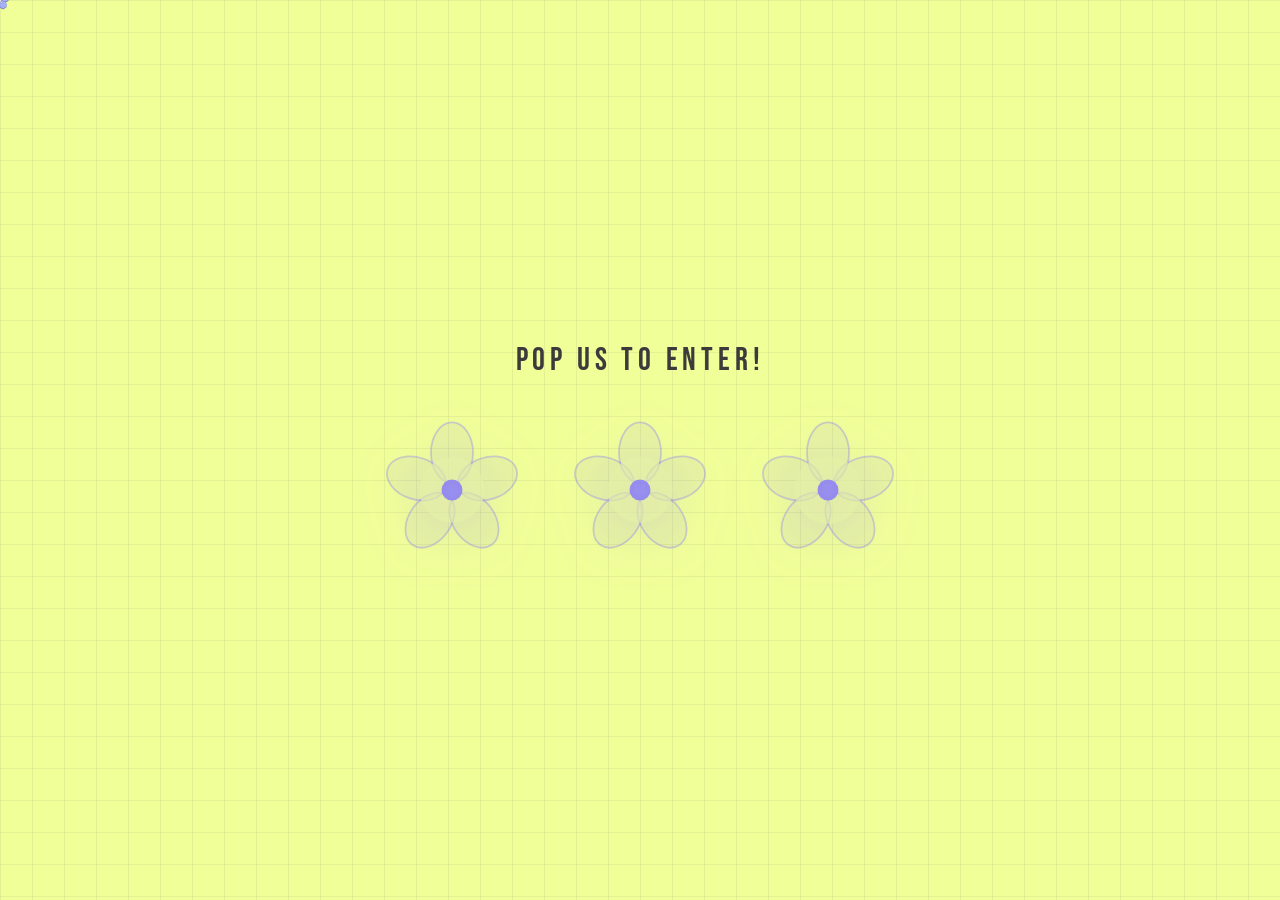
<file: index.html>
<!DOCTYPE html>
<html lang="en">

<head>
  <link rel="icon" type="image/png" href="assets/logo_flower.png">
  <meta charset="UTF-8">
  <meta name="viewport" content="width=device-width, initial-scale=1.0, viewport-fit=cover">
  <title>Celine Tran</title>
  <link
    href="https://fonts.googleapis.com/css2?family=Bebas+Neue&family=Space+Grotesk:wght@300;400;500;600&display=swap"
    rel="stylesheet">
  <link rel="stylesheet" href="css/styles.css">
</head>

<body>
  <div id="cursor"></div>

  <div id="loader">
    <div class="loader-inner">
      <p class="loader-hint">pop us to enter!</p>
      <div class="balloons">

        <div class="balloon-wrap" data-index="0">
          <div class="balloon" id="b0">
            <svg viewBox="0 0 120 120" xmlns="http://www.w3.org/2000/svg">
              <g transform="translate(60,60)">
                <ellipse cx="0" cy="-32" rx="18" ry="26" fill="rgba(131,117,255,0.08)" stroke="rgba(131,117,255,0.35)"
                  stroke-width="1.5" />
                <ellipse cx="0" cy="-32" rx="18" ry="26" fill="rgba(131,117,255,0.08)" stroke="rgba(131,117,255,0.35)"
                  stroke-width="1.5" transform="rotate(72)" />
                <ellipse cx="0" cy="-32" rx="18" ry="26" fill="rgba(131,117,255,0.08)" stroke="rgba(131,117,255,0.35)"
                  stroke-width="1.5" transform="rotate(144)" />
                <ellipse cx="0" cy="-32" rx="18" ry="26" fill="rgba(131,117,255,0.08)" stroke="rgba(131,117,255,0.35)"
                  stroke-width="1.5" transform="rotate(216)" />
                <ellipse cx="0" cy="-32" rx="18" ry="26" fill="rgba(131,117,255,0.08)" stroke="rgba(131,117,255,0.35)"
                  stroke-width="1.5" transform="rotate(288)" />
                <circle cx="0" cy="0" r="28" fill="rgba(230,242,166,0.6)" />
                <circle cx="0" cy="0" r="9" fill="rgba(131,117,255,0.8)" />
              </g>
            </svg>
          </div>
          <div class="burst" id="burst0"></div>
        </div>

        <div class="balloon-wrap" data-index="1">
          <div class="balloon" id="b1">
            <svg viewBox="0 0 120 120" xmlns="http://www.w3.org/2000/svg">
              <g transform="translate(60,60)">
                <ellipse cx="0" cy="-32" rx="18" ry="26" fill="rgba(131,117,255,0.08)" stroke="rgba(131,117,255,0.35)"
                  stroke-width="1.5" />
                <ellipse cx="0" cy="-32" rx="18" ry="26" fill="rgba(131,117,255,0.08)" stroke="rgba(131,117,255,0.35)"
                  stroke-width="1.5" transform="rotate(72)" />
                <ellipse cx="0" cy="-32" rx="18" ry="26" fill="rgba(131,117,255,0.08)" stroke="rgba(131,117,255,0.35)"
                  stroke-width="1.5" transform="rotate(144)" />
                <ellipse cx="0" cy="-32" rx="18" ry="26" fill="rgba(131,117,255,0.08)" stroke="rgba(131,117,255,0.35)"
                  stroke-width="1.5" transform="rotate(216)" />
                <ellipse cx="0" cy="-32" rx="18" ry="26" fill="rgba(131,117,255,0.08)" stroke="rgba(131,117,255,0.35)"
                  stroke-width="1.5" transform="rotate(288)" />
                <circle cx="0" cy="0" r="28" fill="rgba(230,242,166,0.6)" />
                <circle cx="0" cy="0" r="9" fill="rgba(131,117,255,0.8)" />
              </g>
            </svg>
          </div>
          <div class="burst" id="burst1"></div>
        </div>

        <div class="balloon-wrap" data-index="2">
          <div class="balloon" id="b2">
            <svg viewBox="0 0 120 120" xmlns="http://www.w3.org/2000/svg">
              <g transform="translate(60,60)">
                <ellipse cx="0" cy="-32" rx="18" ry="26" fill="rgba(131,117,255,0.08)" stroke="rgba(131,117,255,0.35)"
                  stroke-width="1.5" />
                <ellipse cx="0" cy="-32" rx="18" ry="26" fill="rgba(131,117,255,0.08)" stroke="rgba(131,117,255,0.35)"
                  stroke-width="1.5" transform="rotate(72)" />
                <ellipse cx="0" cy="-32" rx="18" ry="26" fill="rgba(131,117,255,0.08)" stroke="rgba(131,117,255,0.35)"
                  stroke-width="1.5" transform="rotate(144)" />
                <ellipse cx="0" cy="-32" rx="18" ry="26" fill="rgba(131,117,255,0.08)" stroke="rgba(131,117,255,0.35)"
                  stroke-width="1.5" transform="rotate(216)" />
                <ellipse cx="0" cy="-32" rx="18" ry="26" fill="rgba(131,117,255,0.08)" stroke="rgba(131,117,255,0.35)"
                  stroke-width="1.5" transform="rotate(288)" />
                <circle cx="0" cy="0" r="29" fill="rgba(230,242,166,0.6)" />
                <circle cx="0" cy="0" r="9" fill="rgba(131,117,255,0.8)" />
              </g>
            </svg>
          </div>
          <div class="burst" id="burst2"></div>
        </div>

      </div>
    </div>

    <script src="js/main.js"></script>

</body>

</html>
</file>
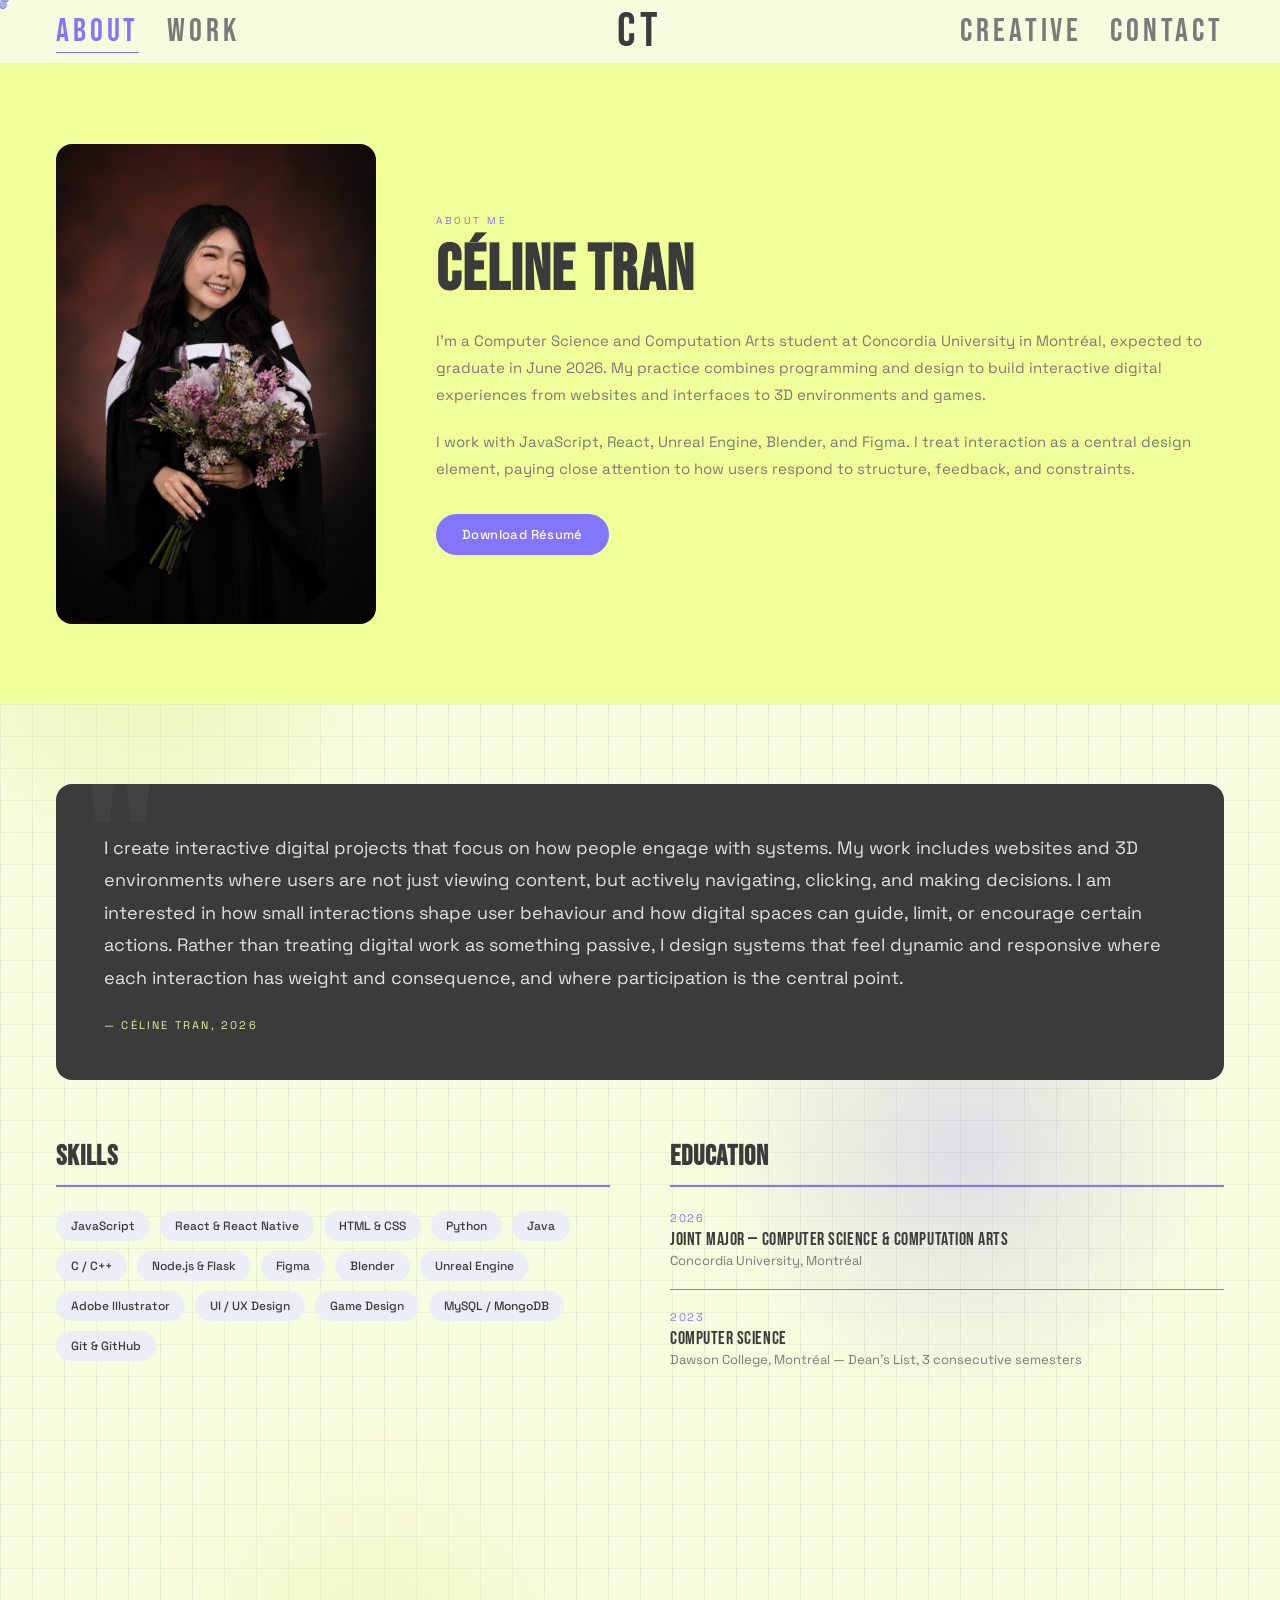
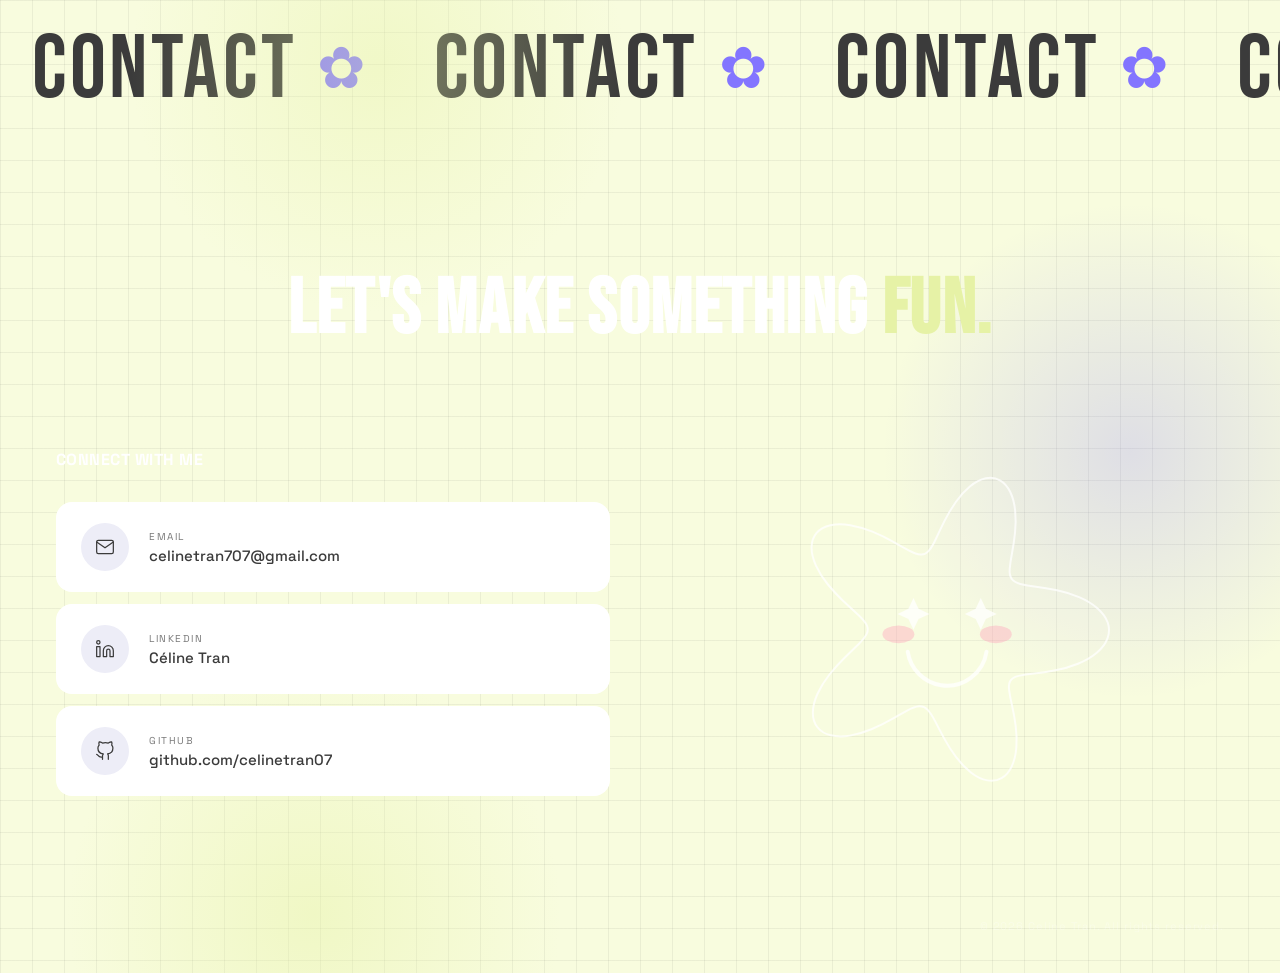
<file: about.html>
<!DOCTYPE html>
<html lang="en">

<head>
  <link rel="icon" type="image/png" href="assets/logo_flower.png">
  <meta charset="UTF-8">
  <meta name="viewport" content="width=device-width, initial-scale=1.0, viewport-fit=cover">
  <title>About — Celine Tran</title>
  <link
    href="https://fonts.googleapis.com/css2?family=Bebas+Neue&family=Space+Grotesk:wght@300;400;500;600&display=swap"
    rel="stylesheet">
  <link rel="stylesheet" href="css/styles.css">
</head>

<body>
  <div class="page-wrap">
    <div id="page-decos-placeholder"></div>
    <div id="cursor"></div>
    <div id="nav-placeholder"></div>

    <div style="padding-top:4em;">

      <div class="about-hero has-petals">
        <div class="about-photo-wrap">
          <img src="assets/profile_picture.JPG" alt="Céline Tran" class="about-photo">
        </div>
        <div class="about-text">
          <p class="section-eyebrow">About Me</p>
          <h1 class="section-title">Céline Tran</h1>
          <p class="about-bio">
            I'm a Computer Science and Computation Arts student at Concordia University in Montréal,
            expected to graduate in June 2026. My practice combines programming and design to build interactive digital
            experiences from websites and interfaces to 3D environments and games.
          </p>
          <p class="about-bio">
            I work with JavaScript, React, Unreal Engine, Blender, and Figma. I treat interaction
            as a central design element, paying close attention to how users respond to structure,
            feedback, and constraints.
          </p>
          <div class="about-actions">
            <a href="assets/celine_tran_resume_2026.pdf" download class="btn btn-primary has-tooltip">
              Download Résumé
              <span class="tooltip">Download PDF</span>
            </a>
          </div>
        </div>
      </div>

      <div class="about-body">

        <div class="statement-block">
          <p class="statement-text">
            I create interactive digital projects that focus on how people engage with systems.
            My work includes websites and 3D environments where users are not just viewing content,
            but actively navigating, clicking, and making decisions. I am interested in how small
            interactions shape user behaviour and how digital spaces can guide, limit, or encourage
            certain actions. Rather than treating digital work as something passive, I design systems
            that feel dynamic and responsive where each interaction has weight and consequence,
            and where participation is the central point.
          </p>
          <p class="statement-attr">— Céline Tran, 2026</p>
        </div>

        <div class="about-grid">

          <div style="position:relative;">
            <h2 class="about-section-label">Skills</h2>
            <ul class="skill-list">
              <li class="skill-tag">JavaScript</li>
              <li class="skill-tag">React &amp; React Native</li>
              <li class="skill-tag">HTML &amp; CSS</li>
              <li class="skill-tag">Python</li>
              <li class="skill-tag">Java</li>
              <li class="skill-tag">C / C++</li>
              <li class="skill-tag">Node.js &amp; Flask</li>
              <li class="skill-tag">Figma</li>
              <li class="skill-tag">Blender</li>
              <li class="skill-tag">Unreal Engine</li>
              <li class="skill-tag">Adobe Illustrator</li>
              <li class="skill-tag">UI / UX Design</li>
              <li class="skill-tag">Game Design</li>
              <li class="skill-tag">MySQL / MongoDB</li>
              <li class="skill-tag">Git &amp; GitHub</li>
            </ul>
          </div>

          <div style="position:relative;">
            <h2 class="about-section-label">Education</h2>
            <div class="edu-item">
              <p class="edu-year">2026</p>
              <p class="edu-title">Joint Major — Computer Science &amp; Computation Arts</p>
              <p class="edu-place">Concordia University, Montréal</p>
            </div>
            <div class="edu-item">
              <p class="edu-year">2023</p>
              <p class="edu-title">Computer Science</p>
              <p class="edu-place">Dawson College, Montréal — Dean's List, 3 consecutive semesters</p>
            </div>
          </div>
        </div>
      </div>
    </div>

    <div id="contact-divider-placeholder"></div>
    <div id="contact-placeholder"></div>

  </div>

  <script src="js/components.js"></script>
  <script src="js/main.js"></script>
  <script src="js/contact.js"></script>
</body>

</html>
</file>
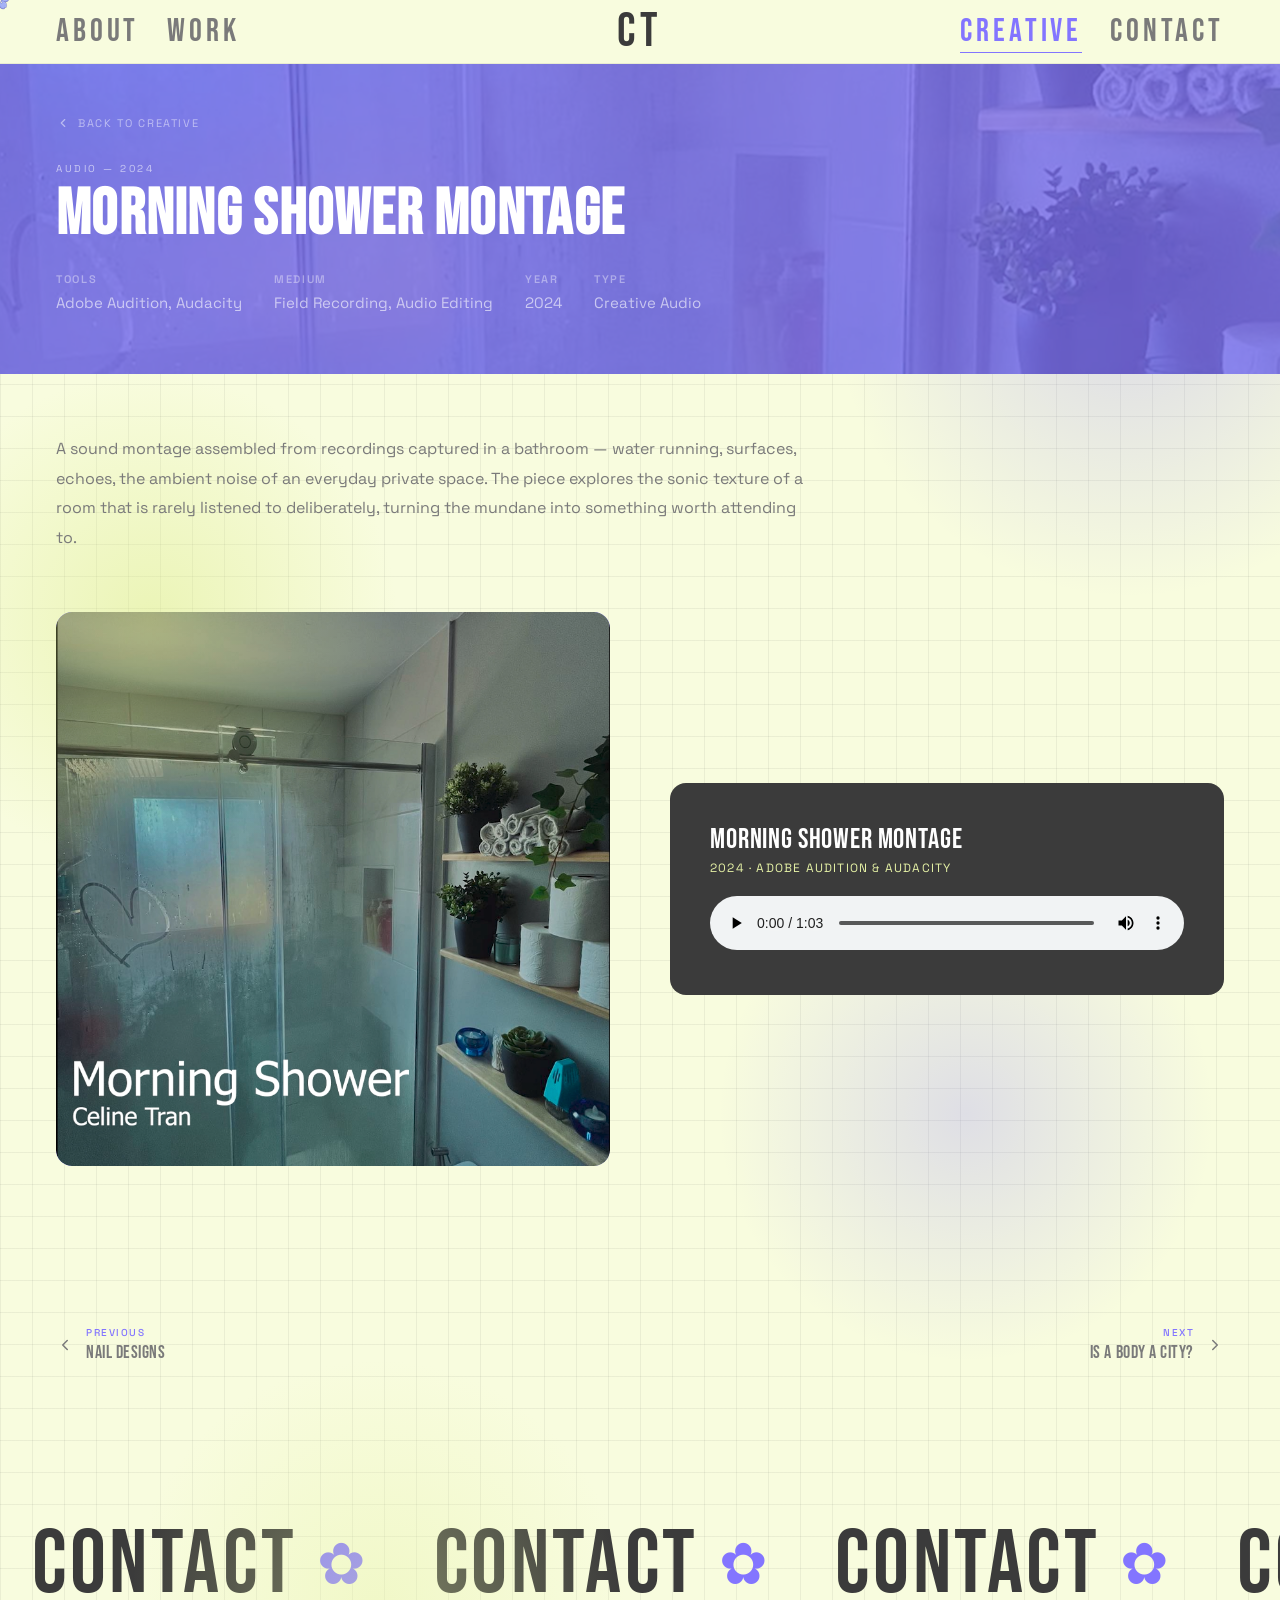
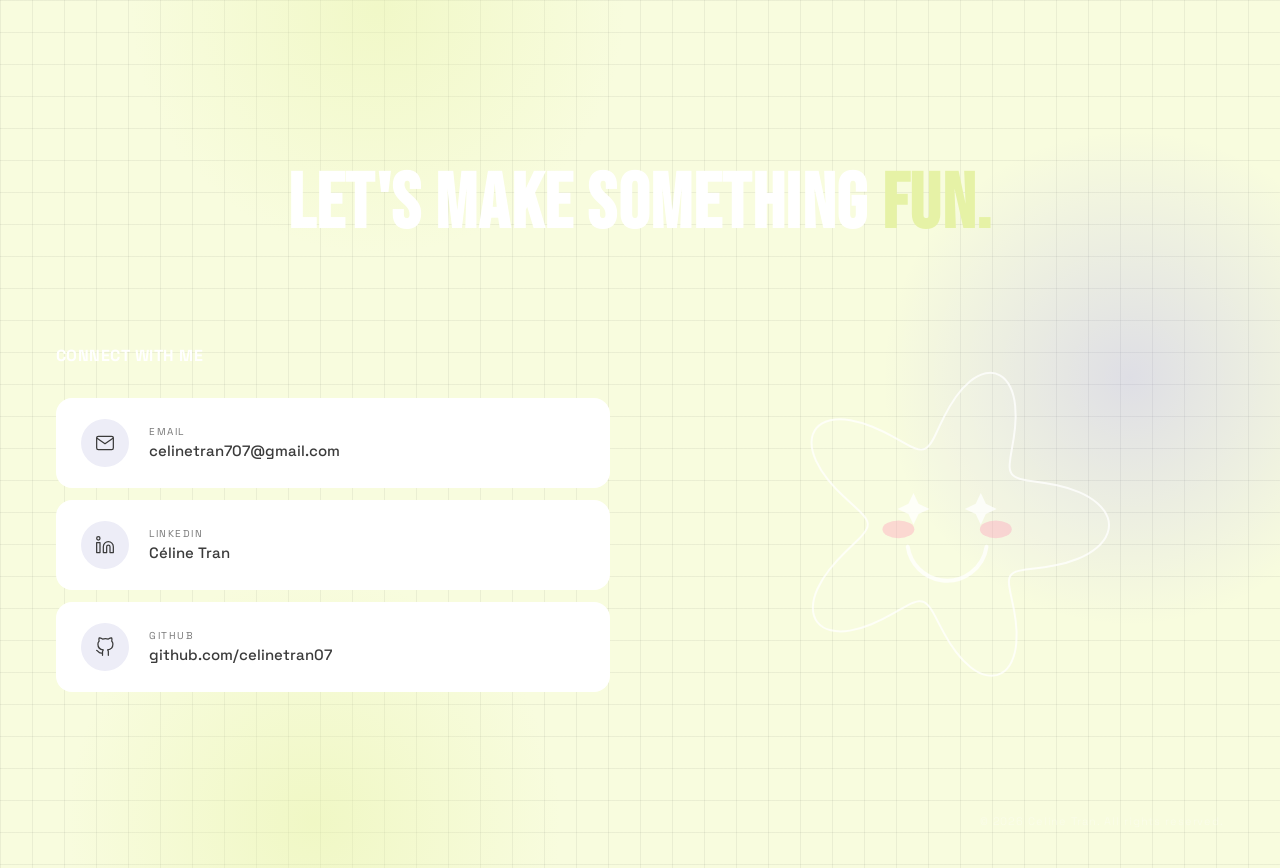
<file: audio-project.html>
<!DOCTYPE html>
<html lang="en">

<head>
  <link rel="icon" type="image/png" href="assets/logo_flower.png">
  <meta charset="UTF-8">
  <meta name="viewport" content="width=device-width, initial-scale=1.0, viewport-fit=cover">
  <title>Morning Shower Montage — Celine Tran</title>
  <link href="https://fonts.googleapis.com/css2?family=Bebas+Neue&family=Space+Grotesk:wght@300;400;500;600&display=swap" rel="stylesheet">
  <link rel="stylesheet" href="css/styles.css">
  <link rel="stylesheet" href="css/creative-project.css">
  <style>
    .audio-layout {
      display: grid;
      grid-template-columns: 1fr 1fr;
      gap: 60px;
      align-items: center;
      padding: 60px var(--margin) 100px;
    }
    .audio-cover {
      border-radius: 16px;
      overflow: hidden;
      aspect-ratio: 1/1;
      background: linear-gradient(135deg, var(--brand1), rgba(131, 117, 255, 0.4));
      display: flex;
      align-items: center;
      justify-content: center;
    }
    .audio-cover img {
      width: 100%;
      height: 100%;
      object-fit: cover;
      display: block;
      border-radius: 16px;
    }
    @media (max-width: 768px) {
      .audio-layout {
        grid-template-columns: 1fr;
        gap: 32px;
      }
      .audio-cover {
        max-width: 320px;
        margin: 0 auto;
        width: 100%;
      }
    }
  </style>
</head>

<body>
  <div class="page-wrap">
    <div id="page-decos-placeholder"></div>
    <div id="cursor"></div>
    <div id="nav-placeholder"></div>

    <div style="padding-top:4em;">

      <div class="cp-header has-petals" data-petal-color="rgba(255,255,255,0.5)"
        style="background:var(--brand1); background-image:url('assets/audio_project/audio_cover.png'); background-position:center;">
        <a href="creative.html" class="cp-back" style="color:rgba(255,255,255,0.5);">
          <svg viewBox="0 0 24 24"><polyline points="15 18 9 12 15 6"/></svg>
          Back to Creative
        </a>
        <p class="section-eyebrow" style="color:rgba(255,255,255,0.6);">Audio — 2024</p>
        <h1 class="section-title" style="color:white;">Morning Shower Montage</h1>
        <div class="cp-meta">
          <div class="cp-meta-item" style="color:rgba(255,255,255,0.6);">
            <strong style="color:rgba(255,255,255,0.4);">Tools</strong>Adobe Audition, Audacity
          </div>
          <div class="cp-meta-item" style="color:rgba(255,255,255,0.6);">
            <strong style="color:rgba(255,255,255,0.4);">Medium</strong>Field Recording, Audio Editing
          </div>
          <div class="cp-meta-item" style="color:rgba(255,255,255,0.6);">
            <strong style="color:rgba(255,255,255,0.4);">Year</strong>2024
          </div>
          <div class="cp-meta-item" style="color:rgba(255,255,255,0.6);">
            <strong style="color:rgba(255,255,255,0.4);">Type</strong>Creative Audio
          </div>
        </div>
      </div>

      <div class="cp-desc">
        <p>A sound montage assembled from recordings captured in a bathroom — water running, surfaces, echoes, the
          ambient noise of an everyday private space. The piece explores the sonic texture of a room that is rarely
          listened to deliberately, turning the mundane into something worth attending to.</p>
      </div>

      <div class="audio-layout">
        <div class="audio-cover">
          <img src="assets/audio_project/audio_cover.png" alt="Bathroom Montage" onerror="this.style.display='none'">
        </div>
        <div class="cp-audio-inner">
          <p class="cp-audio-title">Morning Shower Montage</p>
          <p class="cp-audio-sub">2024 · Adobe Audition & Audacity</p>
          <audio controls style="width:100%;margin-top:20px;border-radius:8px;">
            <source src="assets/audio_project/project 1_celine.mp3" type="audio/mpeg">
            Your browser does not support the audio element.
          </audio>
        </div>
      </div>

    </div>

    <div class="project-nav" id="creative-nav" data-current="audio-project.html">
      <a href="#" class="proj-prev">
        <svg viewBox="0 0 24 24"><polyline points="15 18 9 12 15 6"/></svg>
        <div class="proj-nav-text">
          <span class="proj-nav-label">Previous</span>
          <span class="proj-prev-label"></span>
        </div>
      </a>
      <a href="#" class="proj-next">
        <div class="proj-nav-text" style="text-align:right;">
          <span class="proj-nav-label">Next</span>
          <span class="proj-next-label"></span>
        </div>
        <svg viewBox="0 0 24 24"><polyline points="9 6 15 12 9 18"/></svg>
      </a>
    </div>

    <div id="contact-divider-placeholder"></div>
    <div id="contact-placeholder"></div>

  </div>

  <script src="js/components.js"></script>
  <script src="js/main.js"></script>
  <script src="js/contact.js"></script>
</body>

</html>
</file>
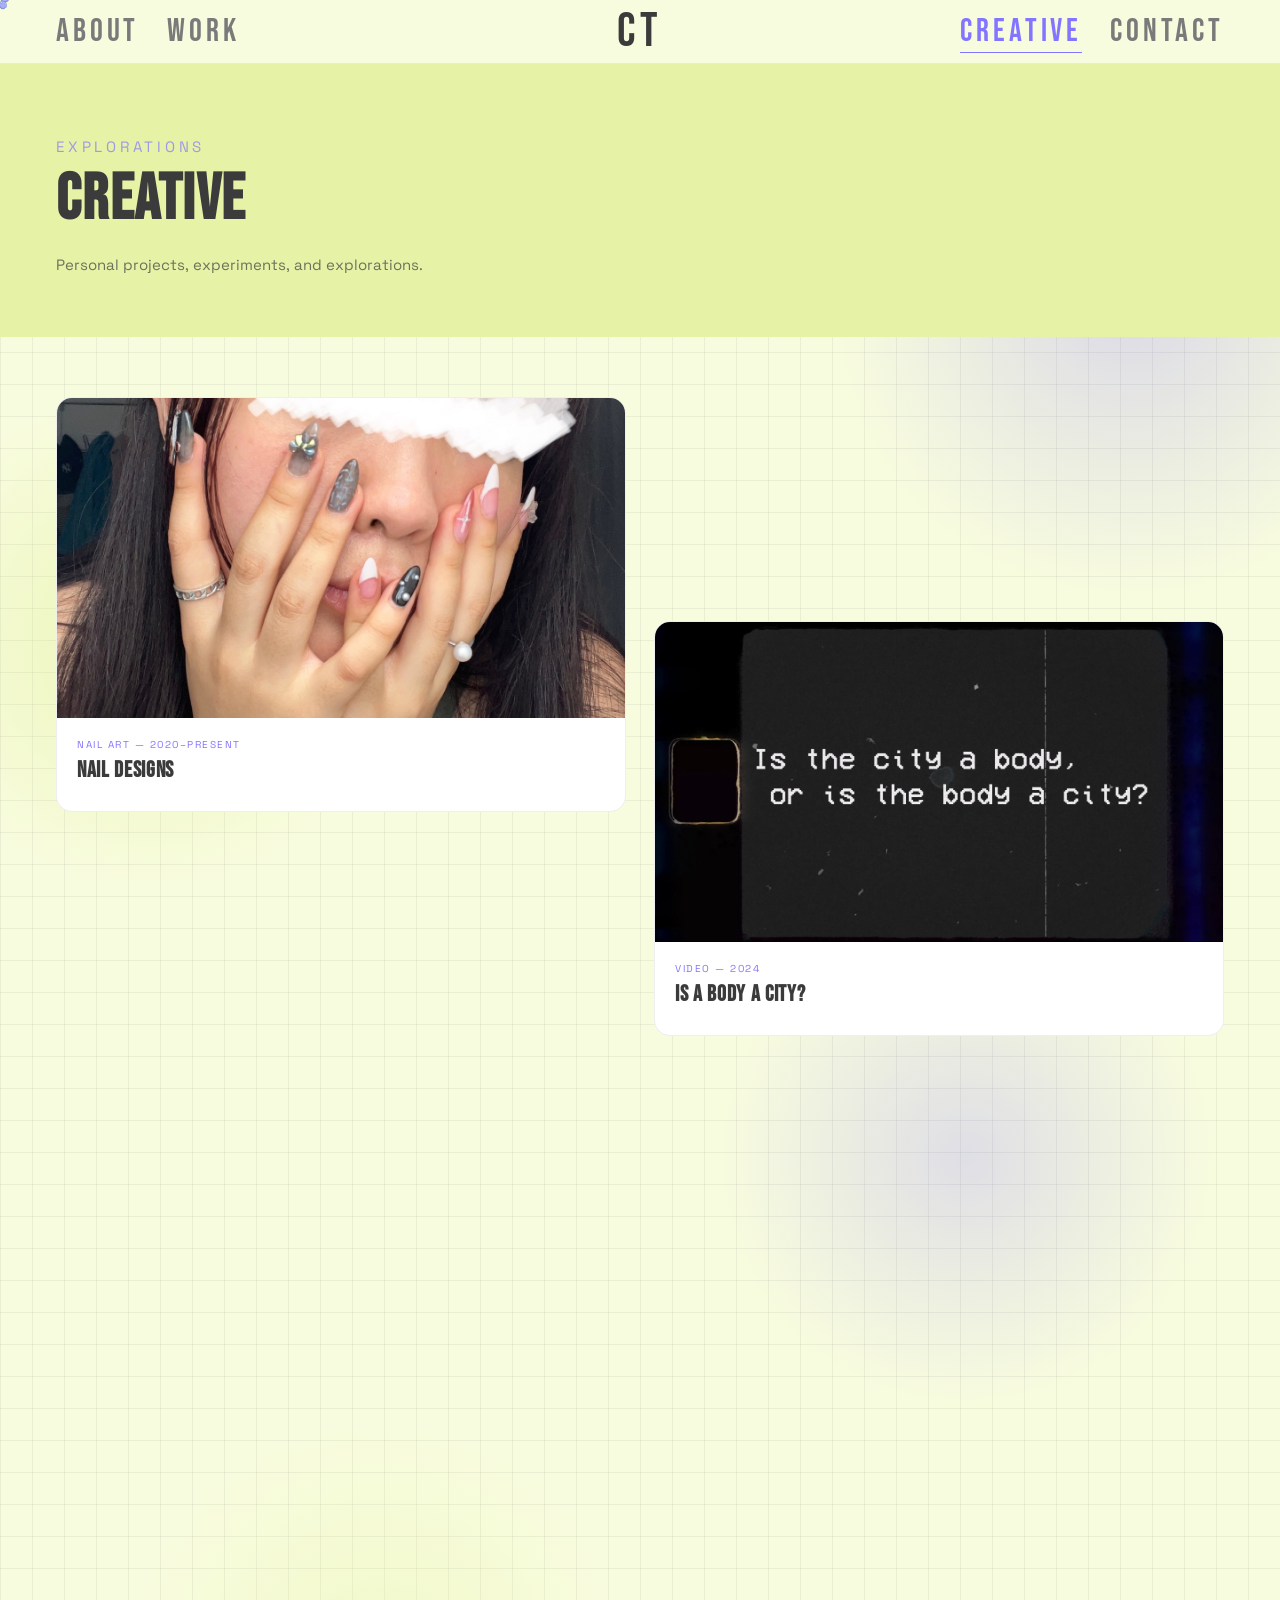
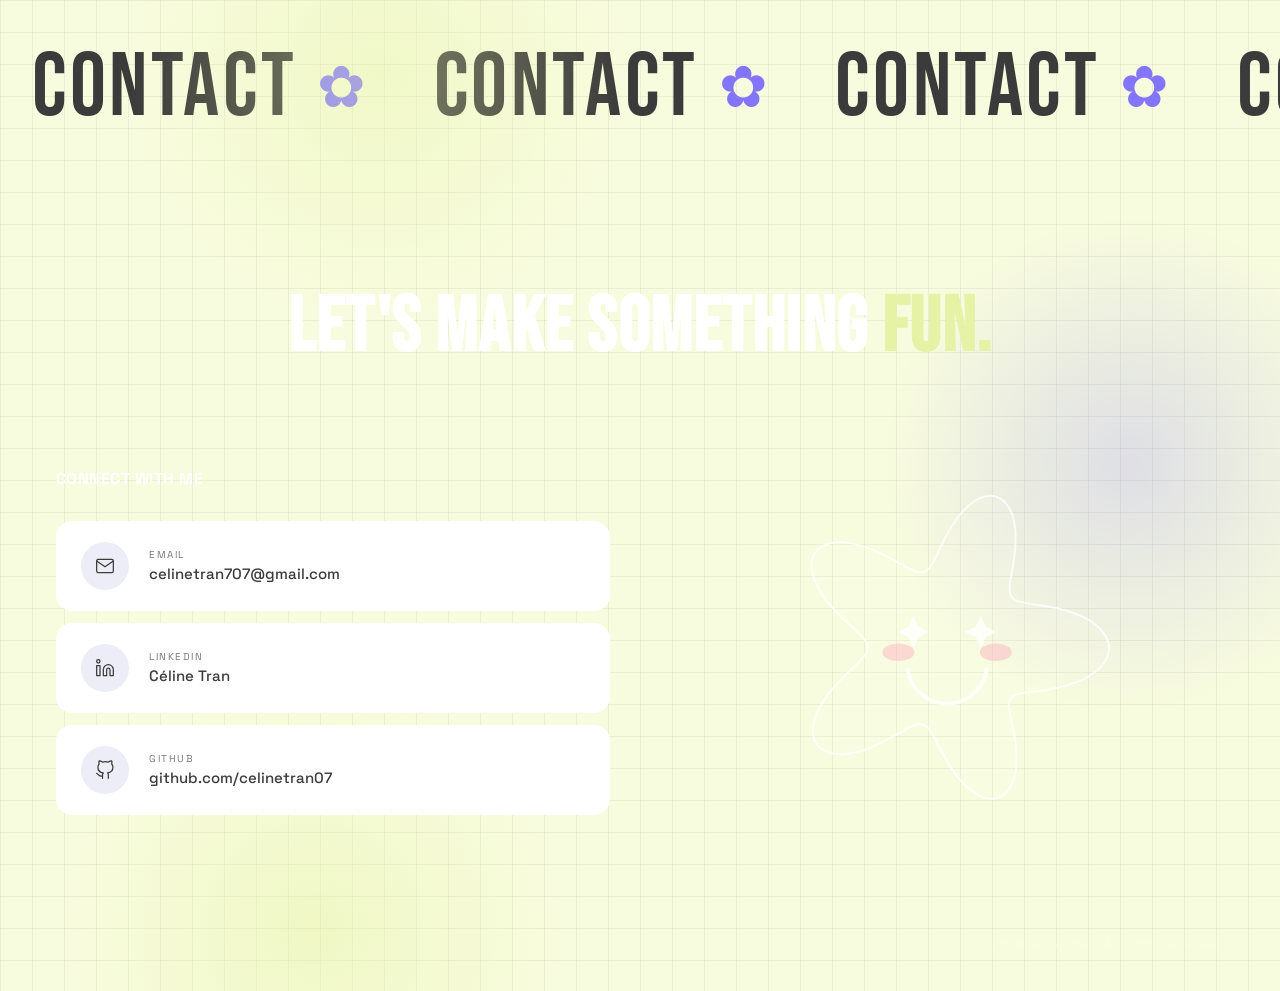
<file: creative.html>
<!DOCTYPE html>
<html lang="en">

<head>
  <link rel="icon" type="image/png" href="assets/logo_flower.png">
  <meta charset="UTF-8">
  <meta name="viewport" content="width=device-width, initial-scale=1.0, viewport-fit=cover">
  <title>Creative — Celine Tran</title>
  <link href="https://fonts.googleapis.com/css2?family=Bebas+Neue&family=Space+Grotesk:wght@300;400;500;600&display=swap" rel="stylesheet">
  <link rel="stylesheet" href="css/styles.css">
</head>

<body>
  <div class="page-wrap">
    <div id="page-decos-placeholder"></div>
    <div id="cursor"></div>
    <div id="nav-placeholder"></div>

    <div style="padding-top:4em;">

      <div class="creative-header has-petals">
        <p class="section-eyebrow">Explorations</p>
        <h1 class="section-title">Creative</h1>
        <p>Personal projects, experiments, and explorations.</p>
      </div>

      <div class="creative-grid-staggered">

        <div class="creative-col-left">
          <a href="nail-art.html" class="card fade-up">
            <div class="card-thumb v1">
              <img src="assets/nails/nail_cover.jpg" alt="Nail Art"
                style="width:100%;height:100%;object-fit:cover;object-position:bottom;">
              <div class="card-thumb-overlay"></div>
            </div>
            <div class="card-body">
              <p class="card-tag">Nail Art — 2020–Present</p>
              <h2 class="card-title">Nail Designs</h2>
            </div>
          </a>

          <a href="audio-project.html" class="card fade-up">
            <div class="card-thumb v3">
              <img src="assets/audio_project/audio_cover.png" alt="Audio"
                style="width:100%;height:100%;object-fit:cover;" onerror="this.style.display='none'">
              <div class="card-thumb-overlay"></div>
            </div>
            <div class="card-body">
              <p class="card-tag">Audio — 2024</p>
              <h2 class="card-title">Bathroom Montage</h2>
            </div>
          </a>
        </div>

        <div class="creative-col-right">
          <a href="video-project.html" class="card fade-up">
            <div class="card-thumb v2">
              <img src="assets/video_project/video-cover.png" alt="Video"
                style="width:100%;height:100%;object-fit:cover;" onerror="this.style.display='none'">
              <div class="card-thumb-overlay"></div>
            </div>
            <div class="card-body">
              <p class="card-tag">Video — 2024</p>
              <h2 class="card-title">Is a Body a City?</h2>
            </div>
          </a>

          <a href="woodwork.html" class="card fade-up">
            <div class="card-thumb v4">
              <img src="assets/woodwork/wood-3.jpg" alt="Woodwork"
                style="width:100%;height:100%;object-fit:cover;" onerror="this.style.display='none'">
              <div class="card-thumb-overlay"></div>
            </div>
            <div class="card-body">
              <p class="card-tag">Woodwork — May 2022</p>
              <h2 class="card-title">Oak Shelf</h2>
            </div>
          </a>
        </div>

      </div>

    </div>

    <div id="contact-divider-placeholder"></div>
    <div id="contact-placeholder"></div>

  </div>

  <script src="js/components.js"></script>
  <script src="js/main.js"></script>
  <script src="js/contact.js"></script>
</body>

</html>
</file>
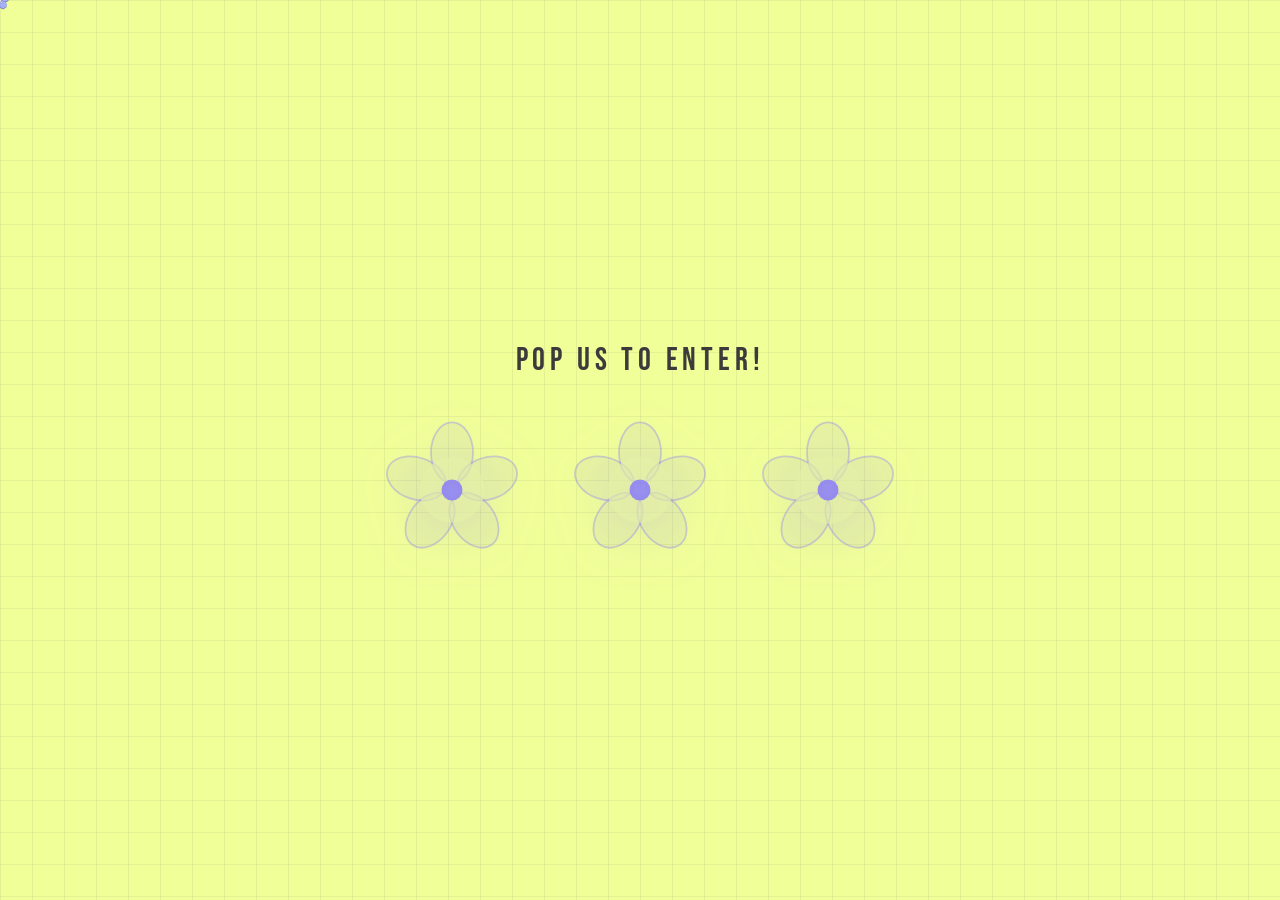
<file: home.html>
<!DOCTYPE html>
<html lang="en">

<head>
  <link rel="icon" type="image/png" href="assets/logo_flower.png">
  <meta charset="UTF-8">
  <meta name="viewport" content="width=device-width, initial-scale=1.0, viewport-fit=cover">
  <title>Celine Tran — Designer & Developer</title>
  <link href="https://fonts.googleapis.com/css2?family=Bebas+Neue&family=Space+Grotesk:wght@300;400;500;600&display=swap" rel="stylesheet">
  <link rel="stylesheet" href="css/styles.css">
</head>

<body>
  <div id="home-guard" style="display:none;"></div>
  <div id="cursor"></div>

  <div class="page-wrap">
    <div id="page-decos-placeholder"></div>
    <div id="nav-placeholder"></div>

    <!-- ── HERO ── -->
    <div class="hero">
      <canvas id="elastic-canvas"></canvas>
      <p class="hero-eyebrow">Hey, I'm Céline Tran!</p>
      <h1 class="hero-headline">
        I design and<br>develop
        <span class="typewriter" id="typewriter">UI/UX</span>
      </h1>
      <p class="hero-sub">
        I care about how things feel as much as how they look. Here's a selection of work that shows both.
      </p>
      <div class="hero-scroll">
        Scroll to explore
        <svg class="scroll-arrow" width="12" height="12" viewBox="0 0 12 12" fill="none" xmlns="http://www.w3.org/2000/svg">
          <path d="M6 1v10M1 6l5 5 5-5" stroke="currentColor" stroke-width="1.5" stroke-linecap="round" stroke-linejoin="round"/>
        </svg>
      </div>
    </div>

    <!-- ── SELECTED PROJECTS ── -->
    <div class="section-header">
      <p class="section-eyebrow">Selected Projects</p>
      <h2 class="section-title">Recent Work</h2>
    </div>

    <div class="projects-grid">
      <div class="grid-two">

        <a href="musical-performance.html" class="card fade-up">
          <div class="card-thumb v2">
            <div class="card-thumb-overlay"></div>
            <img src="assets/live_perf/live_performance_cover.JPG" alt="Live Coding Performance" style="width:100%;height:100%;object-fit:cover;">
          </div>
          <div class="card-body">
            <p class="card-tag">Live Coding & Sound Performance — 2026</p>
            <h3 class="card-title">Live Coding Performance</h3>
            <p class="card-desc">A collaborative live coding performance composing music in real time using Strudel and Hydra.</p>
          </div>
        </a>

        <a href="encrypted-forest.html" class="card fade-up">
          <div class="card-thumb v1">
            <div class="card-thumb-overlay"></div>
            <img src="assets/encrypted_forest/EdSplash.png" alt="The Encrypted Forest" style="width:100%;height:100%;object-fit:cover;">
          </div>
          <div class="card-body">
            <p class="card-tag">Game Design & 3D Development — 2025</p>
            <h3 class="card-title">The Encrypted Forest</h3>
            <p class="card-desc">A third-person game experience where a forest guardian uncovers a hidden surveillance network disguised as nature.</p>
          </div>
        </a>

      </div>

      <div class="all-work-wrap">
        <a href="work.html" class="btn-all-work">
          <span class="btn-all-work-flower">✿</span>
          <span class="btn-all-work-text">See All Work</span>
          <span class="btn-all-work-flower">✿</span>
        </a>
      </div>
    </div>

    <div id="contact-divider-placeholder"></div>
    <div id="contact-placeholder"></div>
  </div>

  <script src="js/components.js"></script>
  <script src="js/main.js"></script>
  <script src="js/elastic-shape.js"></script>
  <script src="js/contact.js"></script>
</body>

</html>
</file>
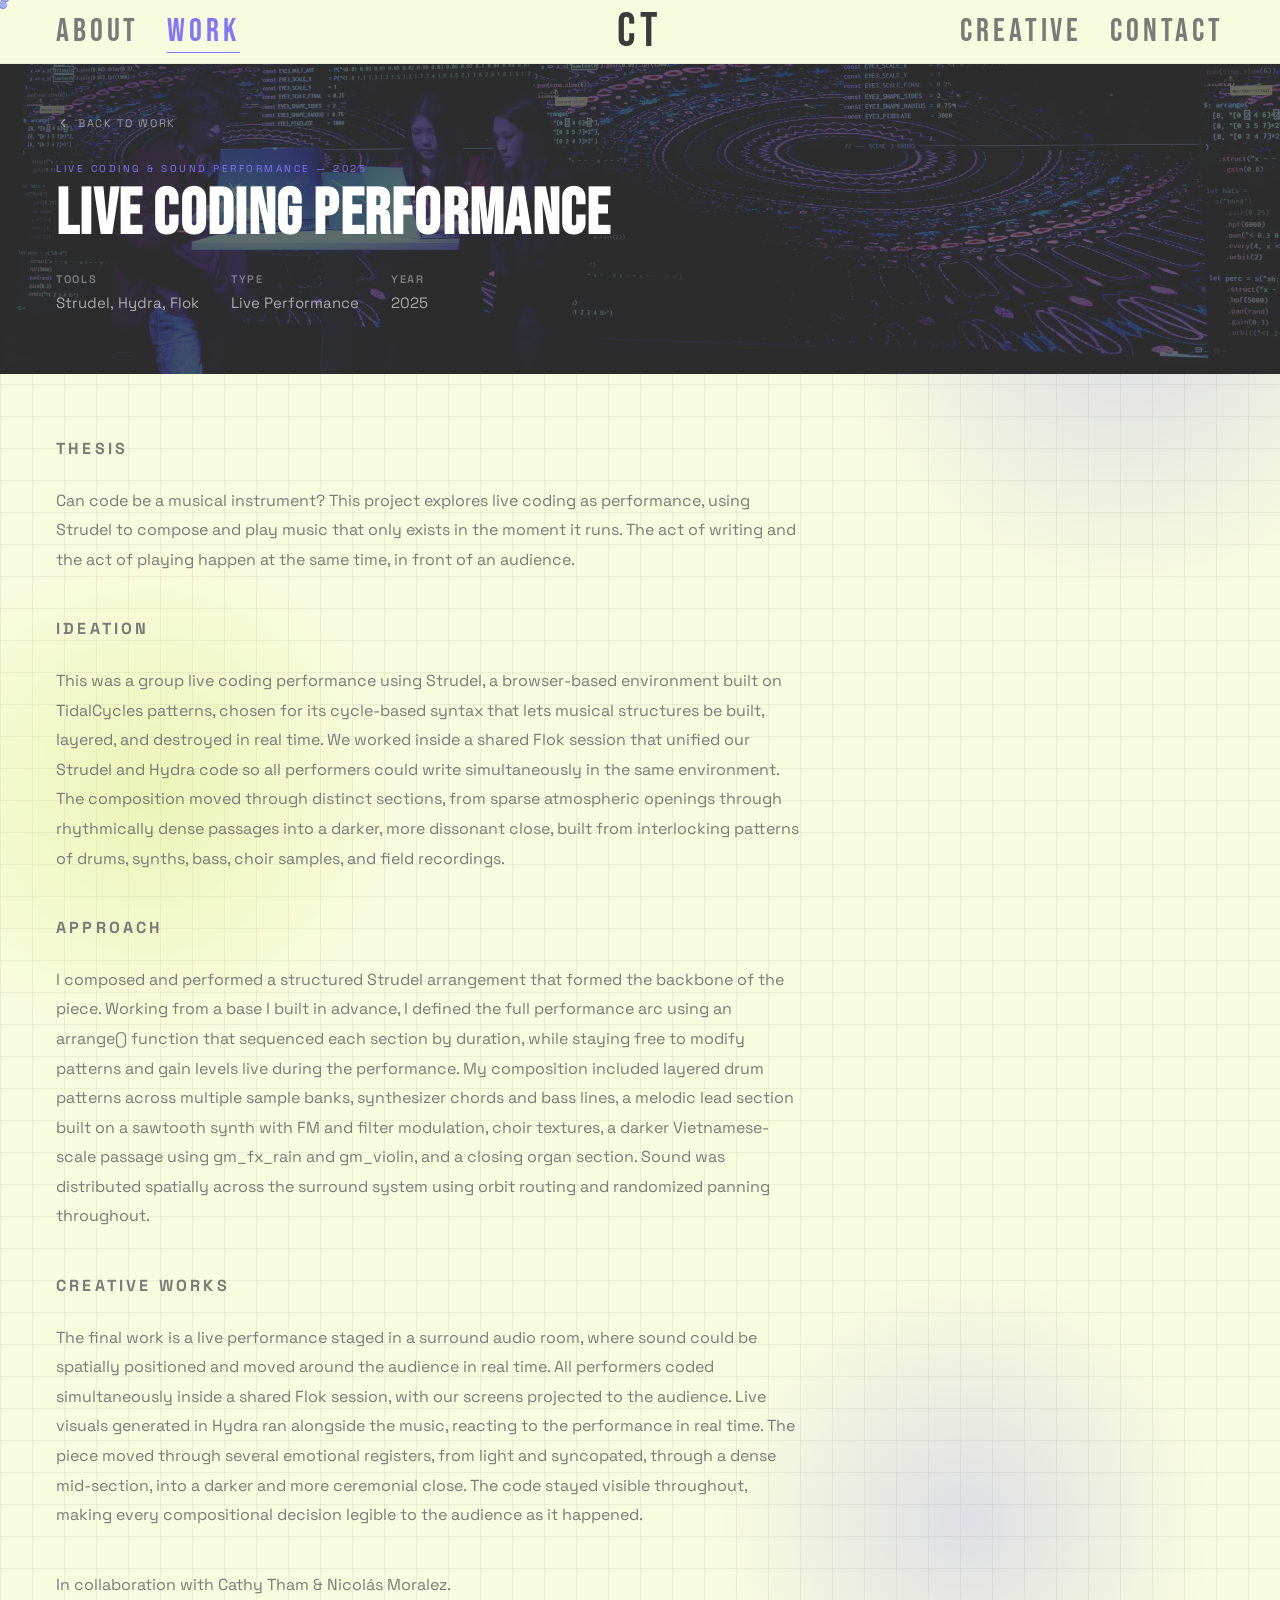
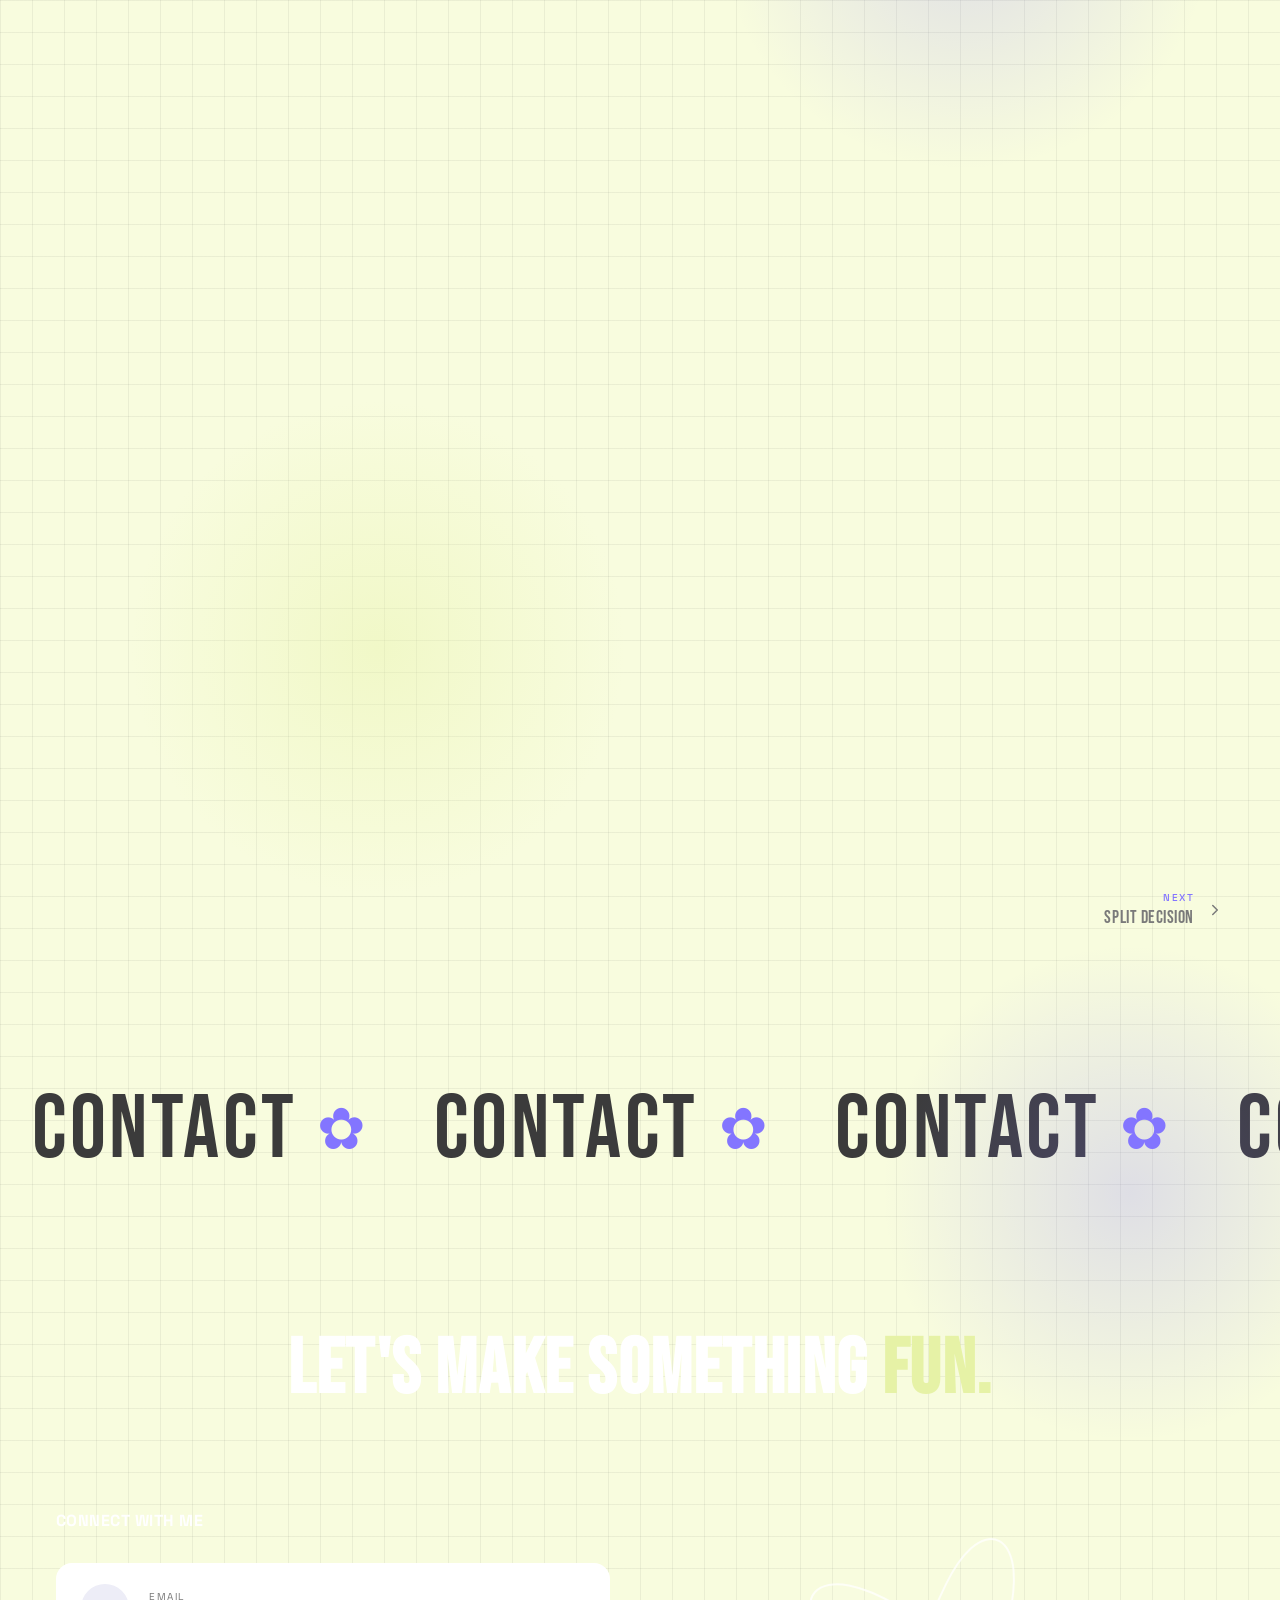
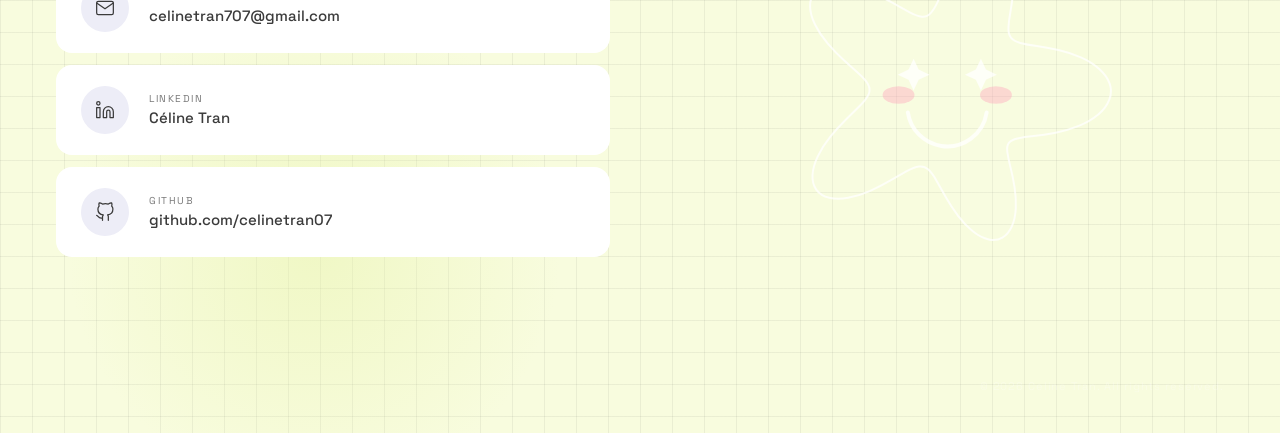
<file: musical-performance.html>
<!DOCTYPE html>
<html lang="en">

<head>
  <link rel="icon" type="image/png" href="assets/logo_flower.png">
  <meta charset="UTF-8">
  <meta name="viewport" content="width=device-width, initial-scale=1.0, viewport-fit=cover">
  <title>Live Coding Performance — Celine Tran</title>
  <link href="https://fonts.googleapis.com/css2?family=Bebas+Neue&family=Space+Grotesk:wght@300;400;500;600&display=swap" rel="stylesheet">
  <link rel="stylesheet" href="css/styles.css">
  <link rel="stylesheet" href="css/creative-project.css">
  <style>
    .code-block {
      background: #0d0d0d;
      border-radius: 12px;
      padding: 32px;
      margin: 40px var(--margin) 0;
      overflow-x: auto;
      border: 1px solid rgba(131, 117, 255, 0.2);
    }
    .code-block pre {
      font-family: 'Courier New', monospace;
      font-size: 12px;
      line-height: 1.7;
      color: rgba(255, 255, 255, 0.7);
      white-space: pre;
    }
    .code-label {
      font-family: var(--grotesk);
      font-size: 10px;
      letter-spacing: 0.2em;
      text-transform: uppercase;
      color: var(--brand1);
      margin-bottom: 12px;
    }
  </style>
</head>

<body>
  <div class="page-wrap">
    <div id="page-decos-placeholder"></div>
    <div id="cursor"></div>
    <div id="nav-placeholder"></div>

    <div style="padding-top:4em;">

      <div class="cp-header has-petals" data-petal-color="rgba(255,255,255,0.5)"
        style="background-color:var(--dark1); background-image:url('assets/live_perf/live_performance_cover.JPG');">
        <a href="work.html" class="cp-back" style="color:rgba(255,255,255,0.5);">
          <svg viewBox="0 0 24 24"><polyline points="15 18 9 12 15 6"/></svg>
          Back to Work
        </a>
        <p class="section-eyebrow" style="color:var(--brand1);">Live Coding & Sound Performance — 2025</p>
        <h1 class="section-title" style="color:white;">Live Coding Performance</h1>
        <div class="cp-meta">
          <div class="cp-meta-item" style="color:rgba(255,255,255,0.6);">
            <strong style="color:rgba(255,255,255,0.4);">Tools</strong>Strudel, Hydra, Flok
          </div>
          <div class="cp-meta-item" style="color:rgba(255,255,255,0.6);">
            <strong style="color:rgba(255,255,255,0.4);">Type</strong>Live Performance
          </div>
          <div class="cp-meta-item" style="color:rgba(255,255,255,0.6);">
            <strong style="color:rgba(255,255,255,0.4);">Year</strong>2025
          </div>
        </div>
      </div>

      <div class="cp-desc">
        <p class="work-section-label">Thesis</p>
        <p>Can code be a musical instrument? This project explores live coding as
          performance, using Strudel to compose and play music that only exists
          in the moment it runs. The act of writing and the act of playing happen
          at the same time, in front of an audience.</p>
      </div>

      <div class="cp-desc" style="padding-top:40px;">
        <p class="work-section-label">Ideation</p>
        <p>This was a group live coding performance using Strudel, a browser-based
          environment built on TidalCycles patterns, chosen for its cycle-based
          syntax that lets musical structures be built, layered, and destroyed in
          real time. We worked inside a shared Flok session that unified our
          Strudel and Hydra code so all performers could write simultaneously in
          the same environment. The composition moved through distinct sections,
          from sparse atmospheric openings through rhythmically dense passages
          into a darker, more dissonant close, built from interlocking patterns
          of drums, synths, bass, choir samples, and field recordings.</p>
      </div>

      <div class="cp-desc" style="padding-top:40px;">
        <p class="work-section-label">Approach</p>
        <p>I composed and performed a structured Strudel arrangement that formed
          the backbone of the piece. Working from a base I built in advance, I
          defined the full performance arc using an arrange() function that
          sequenced each section by duration, while staying free to modify
          patterns and gain levels live during the performance.

          My composition included layered drum patterns across multiple sample
          banks, synthesizer chords and bass lines, a melodic lead section built
          on a sawtooth synth with FM and filter modulation, choir textures, a
          darker Vietnamese-scale passage using gm_fx_rain and gm_violin, and a
          closing organ section. Sound was distributed spatially across the
          surround system using orbit routing and randomized panning throughout.</p>
      </div>

      <div class="cp-desc" style="padding-top:40px;padding-bottom:60px;">
        <p class="work-section-label">Creative Works</p>
        <p>The final work is a live performance staged in a surround audio room,
          where sound could be spatially positioned and moved around the audience
          in real time. All performers coded simultaneously inside a shared Flok
          session, with our screens projected to the audience. Live visuals
          generated in Hydra ran alongside the music, reacting to the performance
          in real time. The piece moved through several emotional registers, from
          light and syncopated, through a dense mid-section, into a darker and
          more ceremonial close. The code stayed visible throughout, making every
          compositional decision legible to the audience as it happened.</p>
        <p style="padding-top:40px;">In collaboration with Cathy Tham &amp; Nicolás Moralez.</p>
      </div>

      <div class="cp-video-wrap" style="padding-bottom:0;">
        <iframe src="https://www.youtube.com/embed/x-BEb4uUU6w"
          style="width:100%; aspect-ratio:16/9; border:none; border-radius:16px; display:block;"
          allow="accelerometer; autoplay; clipboard-write; encrypted-media; gyroscope; picture-in-picture"
          allowfullscreen>
        </iframe>
      </div>

      <div style="padding:0 var(--margin) 100px;"></div>

    </div>

    <div class="project-nav" id="project-nav" data-current="musical-performance.html">
      <a href="#" class="proj-prev">
        <svg viewBox="0 0 24 24"><polyline points="15 18 9 12 15 6"/></svg>
        <div class="proj-nav-text">
          <span class="proj-nav-label">Previous</span>
          <span class="proj-prev-label"></span>
        </div>
      </a>
      <a href="#" class="proj-next">
        <div class="proj-nav-text" style="text-align:right;">
          <span class="proj-nav-label">Next</span>
          <span class="proj-next-label"></span>
        </div>
        <svg viewBox="0 0 24 24"><polyline points="9 6 15 12 9 18"/></svg>
      </a>
    </div>

    <div id="contact-divider-placeholder"></div>
    <div id="contact-placeholder"></div>

  </div>

  <script src="js/components.js"></script>
  <script src="js/main.js"></script>
  <script src="js/contact.js"></script>
</body>

</html>
</file>
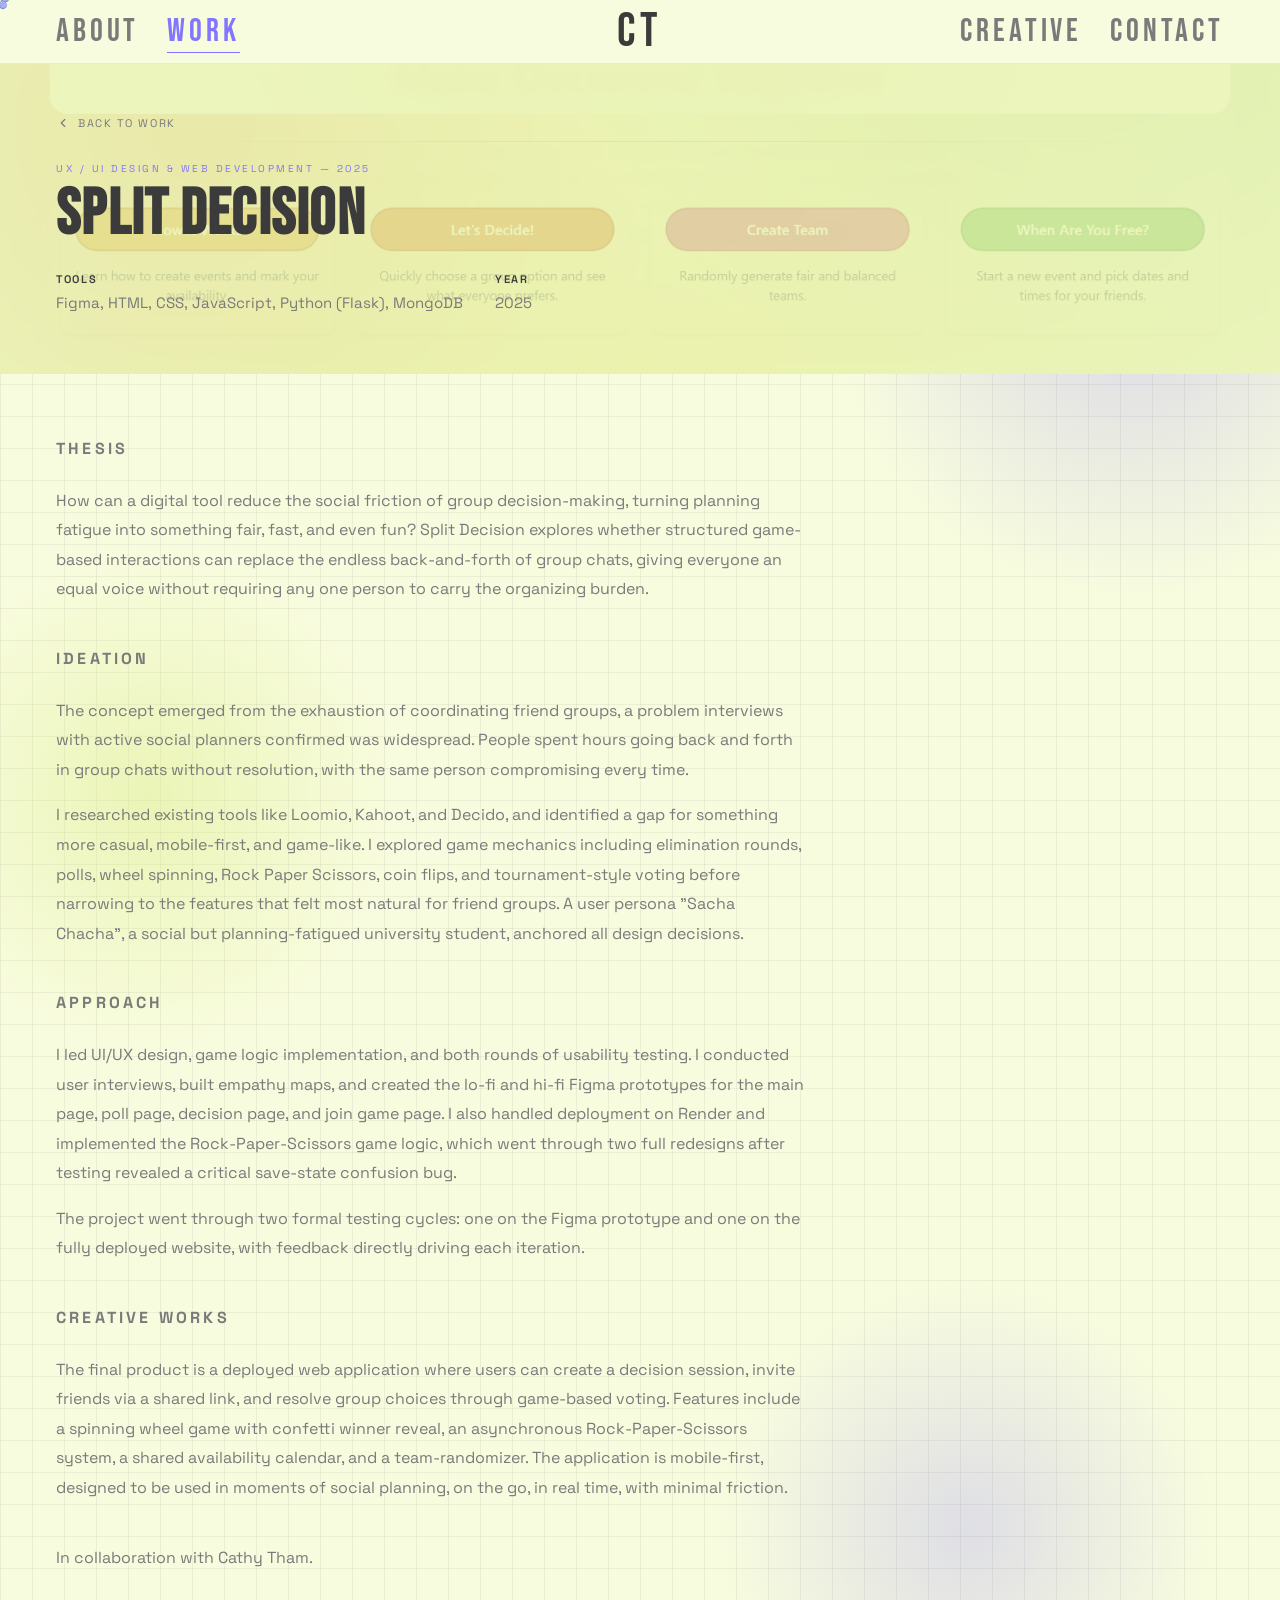
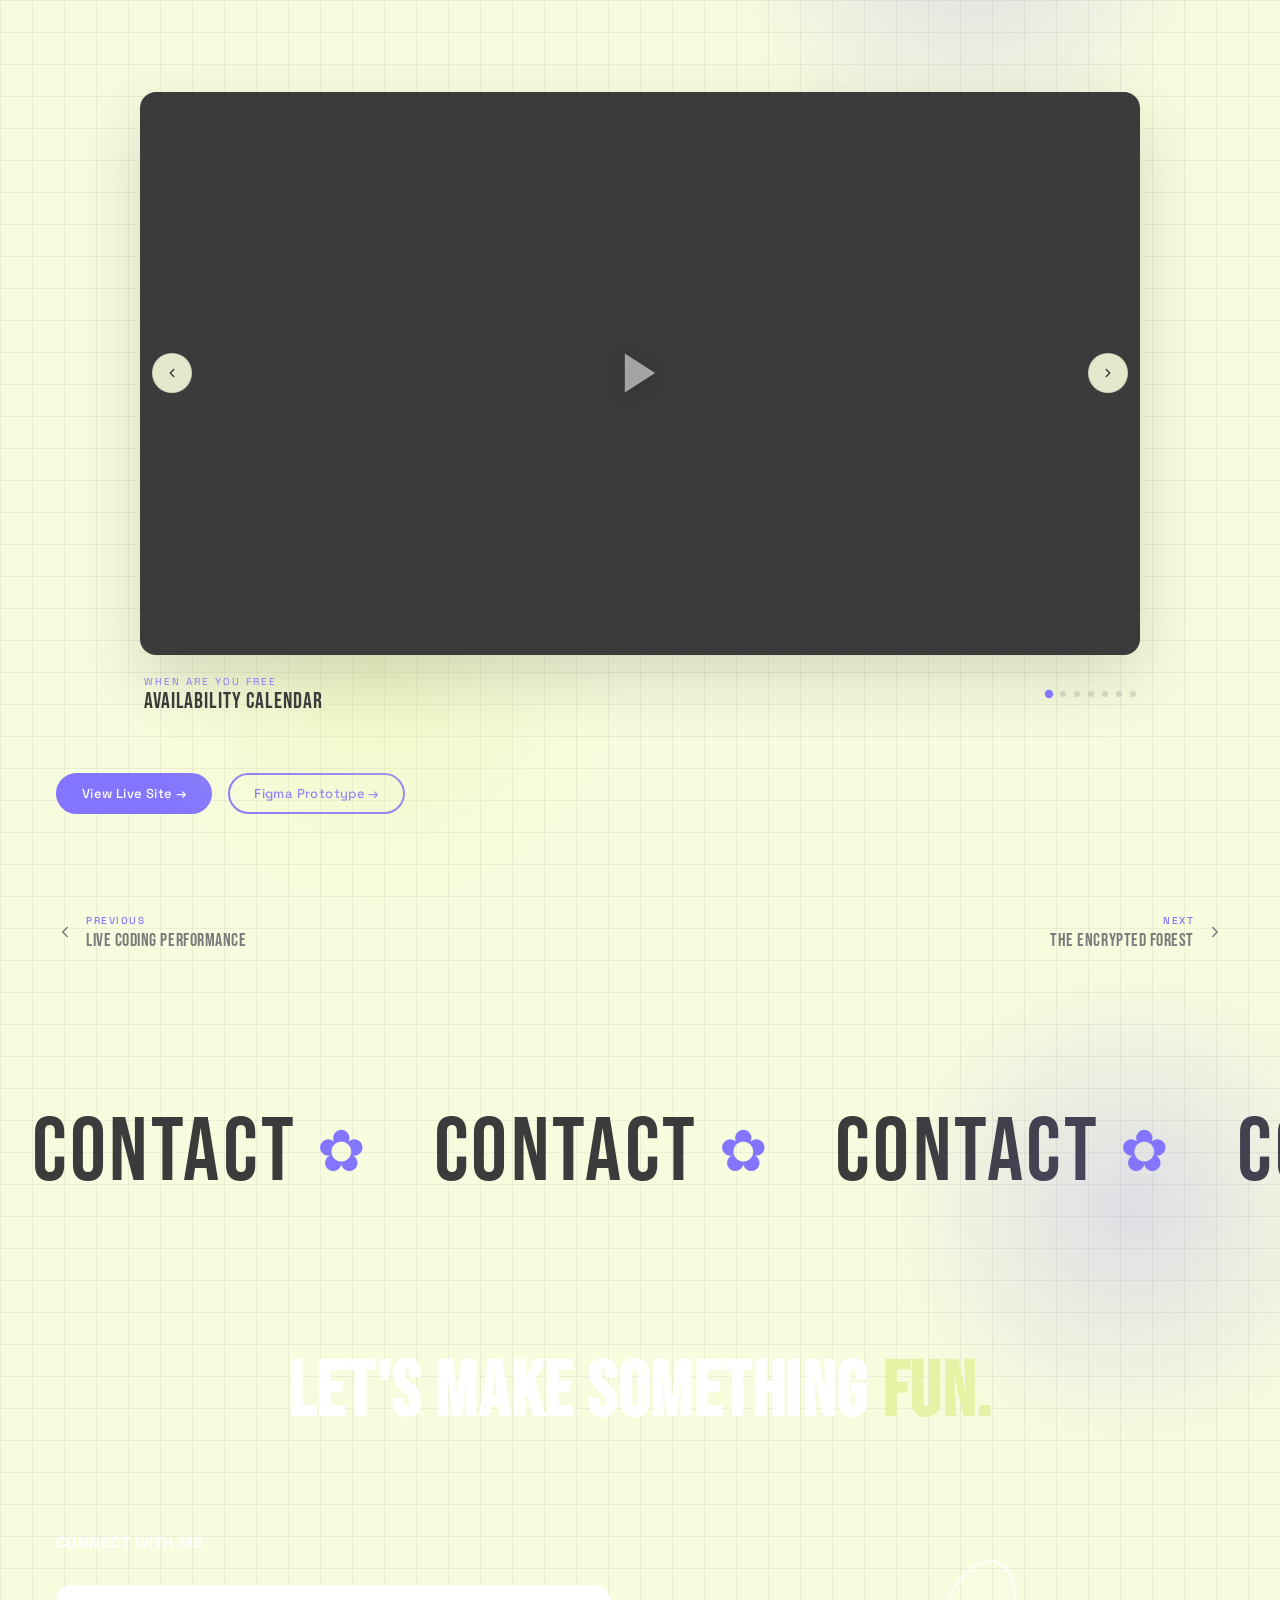
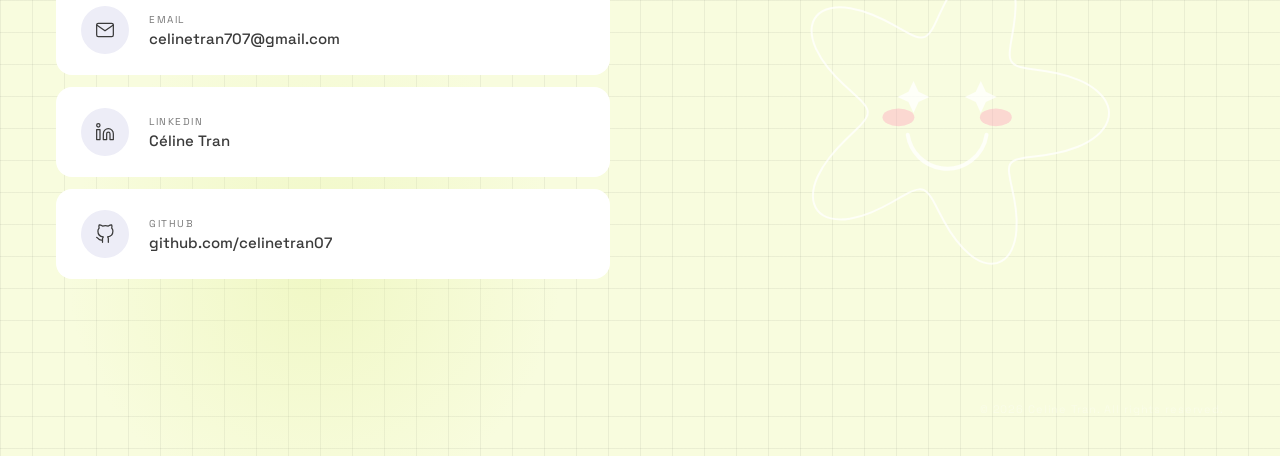
<file: split-decision.html>
<!DOCTYPE html>
<html lang="en">

<head>
  <link rel="icon" type="image/png" href="assets/logo_flower.png">
  <meta charset="UTF-8">
  <meta name="viewport" content="width=device-width, initial-scale=1.0, viewport-fit=cover">
  <title>Split Decision — Celine Tran</title>
  <link href="https://fonts.googleapis.com/css2?family=Bebas+Neue&family=Space+Grotesk:wght@300;400;500;600&display=swap" rel="stylesheet">
  <link rel="stylesheet" href="css/styles.css">
  <link rel="stylesheet" href="css/creative-project.css">
  <link rel="stylesheet" href="css/video-carousel.css">
</head>

<body>
  <div class="page-wrap">
    <div id="page-decos-placeholder"></div>
    <div id="cursor"></div>
    <div id="nav-placeholder"></div>

    <div style="padding-top:4em;">

      <div class="cp-header has-petals"
        style="background:var(--brand2); background-image:url('assets/split_decision/SplitDecision_cover.png'); background-position:bottom; background-size:cover;">
        <a href="work.html" class="cp-back" style="color:var(--dark2);">
          <svg viewBox="0 0 24 24"><polyline points="15 18 9 12 15 6"/></svg>
          Back to Work
        </a>
        <p class="section-eyebrow" style="color:var(--brand1);">UX / UI Design & Web Development — 2025</p>
        <h1 class="section-title" style="color:var(--dark1);">Split Decision</h1>
        <div class="cp-meta">
          <div class="cp-meta-item" style="color:var(--dark2);">
            <strong>Tools</strong>Figma, HTML, CSS, JavaScript, Python (Flask), MongoDB
          </div>
          <div class="cp-meta-item" style="color:var(--dark2);">
            <strong>Year</strong>2025
          </div>
        </div>
      </div>

      <div class="cp-desc">
        <p class="work-section-label">Thesis</p>
        <p>How can a digital tool reduce the social friction of group decision-making, turning planning fatigue into
          something fair, fast, and even fun? Split Decision explores whether structured game-based interactions can
          replace the endless back-and-forth of group chats, giving everyone an equal voice without requiring any one
          person to carry the organizing burden.</p>
      </div>

      <div class="cp-desc" style="padding-top:40px;">
        <p class="work-section-label">Ideation</p>
        <p>The concept emerged from the exhaustion of coordinating friend groups, a problem interviews with active
          social planners confirmed was widespread. People spent hours going back and forth in group chats without
          resolution, with the same person compromising every time.</p>
        <p style="margin-top:16px;">I researched existing tools like Loomio, Kahoot, and Decido, and identified a gap
          for something more casual, mobile-first, and game-like. I explored game mechanics including elimination
          rounds, polls, wheel spinning, Rock Paper Scissors, coin flips, and tournament-style voting before narrowing
          to the features that felt most natural for friend groups. A user persona "Sacha Chacha", a social but
          planning-fatigued university student, anchored all design decisions.</p>
      </div>

      <div class="cp-desc" style="padding-top:40px;">
        <p class="work-section-label">Approach</p>
        <p>I led UI/UX design, game logic implementation, and both rounds of usability testing. I conducted user
          interviews, built empathy maps, and created the lo-fi and hi-fi Figma prototypes for the main page, poll page,
          decision page, and join game page. I also handled deployment on Render and implemented the Rock-Paper-Scissors
          game logic, which went through two full redesigns after testing revealed a critical save-state confusion bug.</p>
        <p style="margin-top:16px;">The project went through two formal testing cycles: one on the Figma prototype and
          one on the fully deployed website, with feedback directly driving each iteration.</p>
      </div>

      <div class="cp-desc" style="padding-top:40px;padding-bottom:60px;">
        <p class="work-section-label">Creative Works</p>
        <p>The final product is a deployed web application where users can create a decision session, invite friends via
          a shared link, and resolve group choices through game-based voting. Features include a spinning wheel game
          with confetti winner reveal, an asynchronous Rock-Paper-Scissors system, a shared availability calendar, and a
          team-randomizer. The application is mobile-first, designed to be used in moments of social planning, on the
          go, in real time, with minimal friction.</p>
        <p style="padding-top:40px;padding-bottom:60px;">In collaboration with Cathy Tham.</p>
      </div>

      <div style="padding:0 var(--margin) 60px;">
        <div class="vc-stage">
          <div class="vc-screen">

            <div class="vc-slide active" data-title="Availability Calendar" data-tag="When Are You Free">
              <video src="assets/split_decision/create_event.mp4" muted playsinline preload="none"></video>
              <div class="vc-hover-overlay">
                <div><span class="vc-hover-tag">When Are You Free</span><div class="vc-hover-title">Availability Calendar</div></div>
              </div>
              <div class="vc-play-hint"><svg viewBox="0 0 24 24"><path d="M5 3l14 9-14 9V3z"/></svg></div>
            </div>

            <div class="vc-slide" data-title="Spinning Wheel" data-tag="Let's Decide">
              <video src="assets/split_decision/spin_the_wheel.mp4" muted playsinline preload="none"></video>
              <div class="vc-hover-overlay">
                <div><span class="vc-hover-tag">Let's Decide</span><div class="vc-hover-title">Spinning Wheel</div></div>
              </div>
              <div class="vc-play-hint"><svg viewBox="0 0 24 24"><path d="M5 3l14 9-14 9V3z"/></svg></div>
            </div>

            <div class="vc-slide" data-title="Rock Paper Scissors" data-tag="Game Logic">
              <video src="assets/split_decision/rps.mp4" muted playsinline preload="none"></video>
              <div class="vc-hover-overlay">
                <div><span class="vc-hover-tag">Game Logic</span><div class="vc-hover-title">Rock Paper Scissors</div></div>
              </div>
              <div class="vc-play-hint"><svg viewBox="0 0 24 24"><path d="M5 3l14 9-14 9V3z"/></svg></div>
            </div>

            <div class="vc-slide" data-title="Horse Racing" data-tag="Game Feature">
              <video src="assets/split_decision/horseracing.mp4" muted playsinline preload="none"></video>
              <div class="vc-hover-overlay">
                <div><span class="vc-hover-tag">Game Feature</span><div class="vc-hover-title">Horse Racing</div></div>
              </div>
              <div class="vc-play-hint"><svg viewBox="0 0 24 24"><path d="M5 3l14 9-14 9V3z"/></svg></div>
            </div>

            <div class="vc-slide" data-title="About" data-tag="Onboarding">
              <video src="assets/split_decision/about.mp4" muted playsinline preload="none"></video>
              <div class="vc-hover-overlay">
                <div><span class="vc-hover-tag">Onboarding</span><div class="vc-hover-title">About</div></div>
              </div>
              <div class="vc-play-hint"><svg viewBox="0 0 24 24"><path d="M5 3l14 9-14 9V3z"/></svg></div>
            </div>

            <div class="vc-slide" data-title="Create Team" data-tag="Team Setup">
              <video src="assets/split_decision/create_team.mp4" muted playsinline preload="none"></video>
              <div class="vc-hover-overlay">
                <div><span class="vc-hover-tag">Team Setup</span><div class="vc-hover-title">Create Team</div></div>
              </div>
              <div class="vc-play-hint"><svg viewBox="0 0 24 24"><path d="M5 3l14 9-14 9V3z"/></svg></div>
            </div>

            <div class="vc-slide" data-title="Poll" data-tag="Decision Feature">
              <video src="assets/split_decision/poll.mp4" muted playsinline preload="none"></video>
              <div class="vc-hover-overlay">
                <div><span class="vc-hover-tag">Decision Feature</span><div class="vc-hover-title">Poll</div></div>
              </div>
              <div class="vc-play-hint"><svg viewBox="0 0 24 24"><path d="M5 3l14 9-14 9V3z"/></svg></div>
            </div>

            <button class="vc-arrow vc-arrow-prev" aria-label="Previous">
              <svg viewBox="0 0 24 24"><polyline points="15 18 9 12 15 6"/></svg>
            </button>
            <button class="vc-arrow vc-arrow-next" aria-label="Next">
              <svg viewBox="0 0 24 24"><polyline points="9 6 15 12 9 18"/></svg>
            </button>

          </div>

          <div class="vc-caption">
            <div class="vc-caption-left">
              <span class="vc-caption-tag"></span>
              <span class="vc-caption-title"></span>
            </div>
            <div class="vc-dots">
              <button class="vc-dot active" aria-label="Slide 1"></button>
              <button class="vc-dot" aria-label="Slide 2"></button>
              <button class="vc-dot" aria-label="Slide 3"></button>
              <button class="vc-dot" aria-label="Slide 4"></button>
              <button class="vc-dot" aria-label="Slide 5"></button>
              <button class="vc-dot" aria-label="Slide 6"></button>
              <button class="vc-dot" aria-label="Slide 7"></button>
            </div>
          </div>
        </div>
      </div>

      <div style="padding:0 var(--margin) 40px; display:flex; gap:16px; flex-wrap:wrap;">
        <a href="https://calendar-availability.onrender.com/" target="_blank" rel="noopener noreferrer" class="btn btn-primary">View Live Site →</a>
        <a href="https://www.figma.com/design/xkOTwxkXTTieM5W4xor3fn/SplitDecision-Wireframe?node-id=0-1&p=f" target="_blank" rel="noopener noreferrer" class="btn btn-secondary">Figma Prototype →</a>
      </div>

    </div>

    <div class="project-nav" id="project-nav" data-current="split-decision.html">
      <a href="#" class="proj-prev">
        <svg viewBox="0 0 24 24"><polyline points="15 18 9 12 15 6"/></svg>
        <div class="proj-nav-text">
          <span class="proj-nav-label">Previous</span>
          <span class="proj-prev-label"></span>
        </div>
      </a>
      <a href="#" class="proj-next">
        <div class="proj-nav-text" style="text-align:right;">
          <span class="proj-nav-label">Next</span>
          <span class="proj-next-label"></span>
        </div>
        <svg viewBox="0 0 24 24"><polyline points="9 6 15 12 9 18"/></svg>
      </a>
    </div>

    <div id="contact-divider-placeholder"></div>
    <div id="contact-placeholder"></div>

  </div>

  <script src="js/components.js"></script>
  <script src="js/main.js"></script>
  <script src="js/contact.js"></script>
  <script src="js/video-carousel.js"></script>
</body>

</html>
</file>
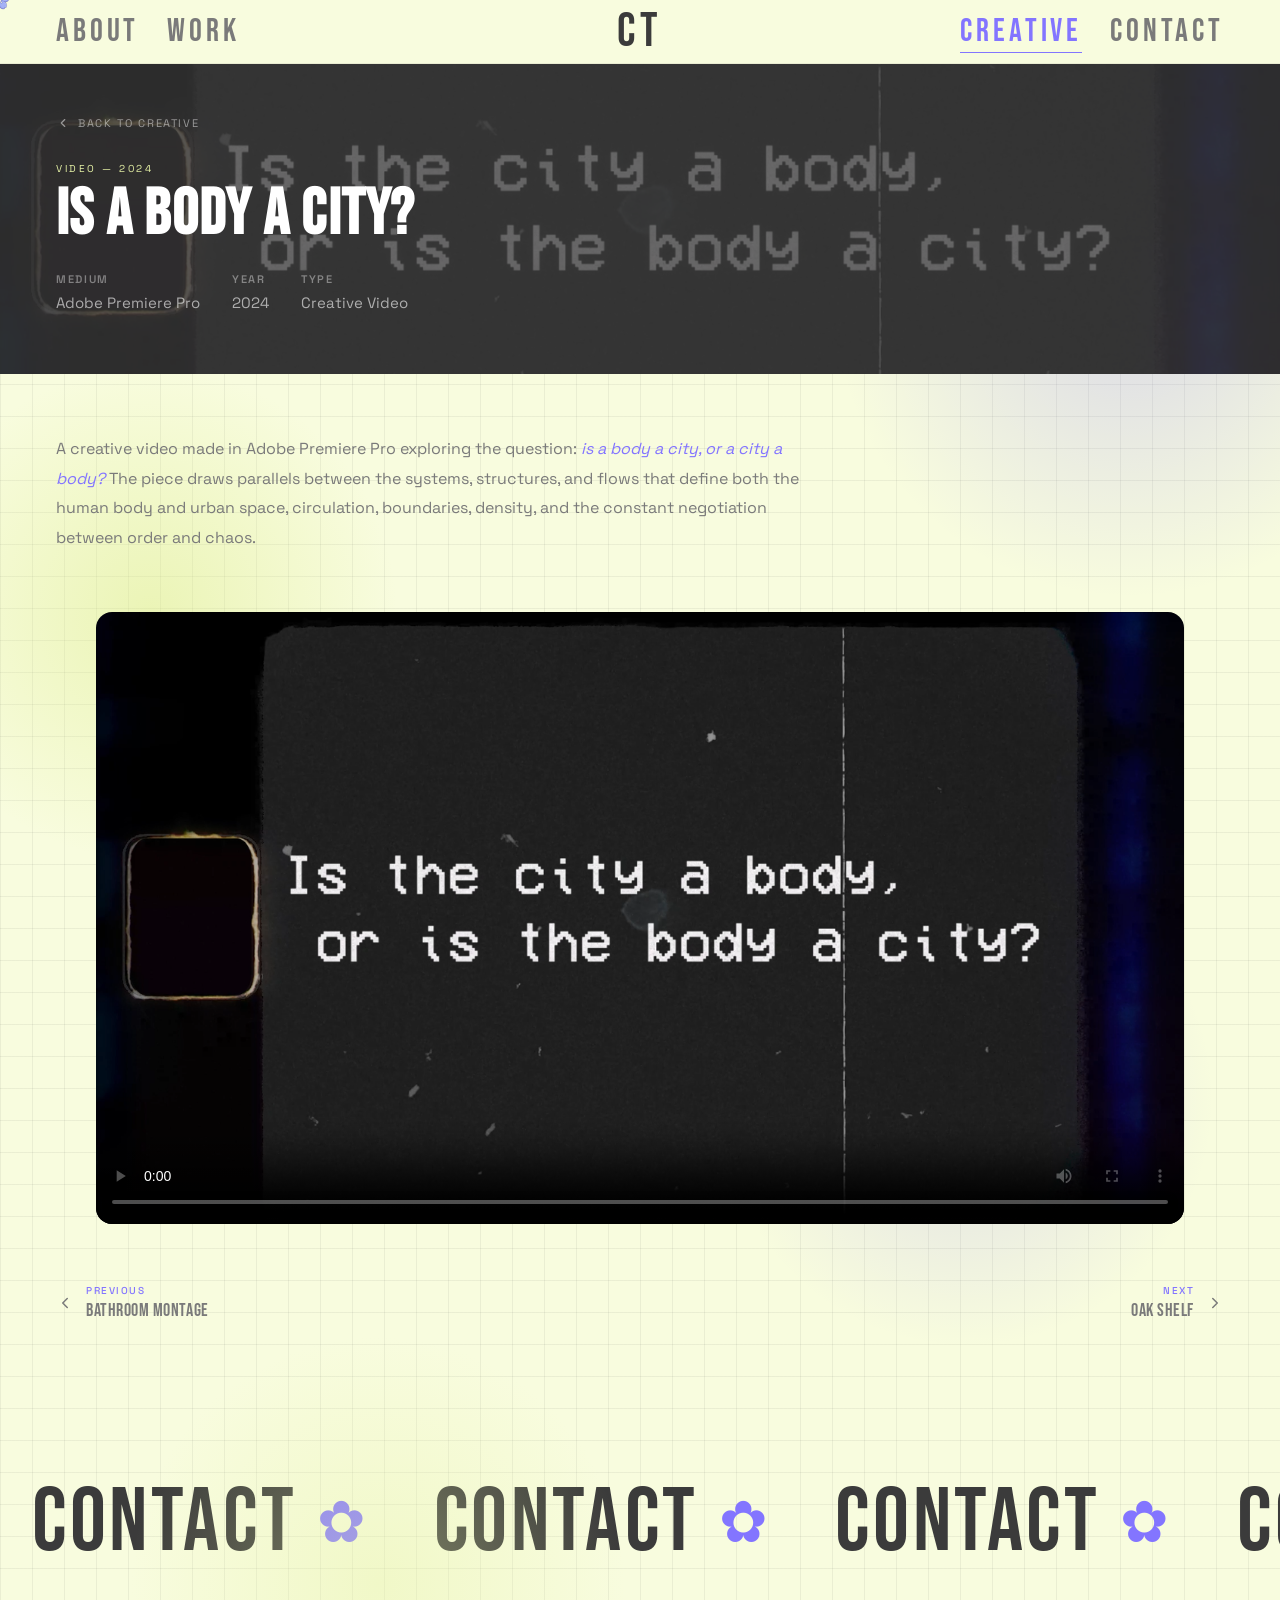
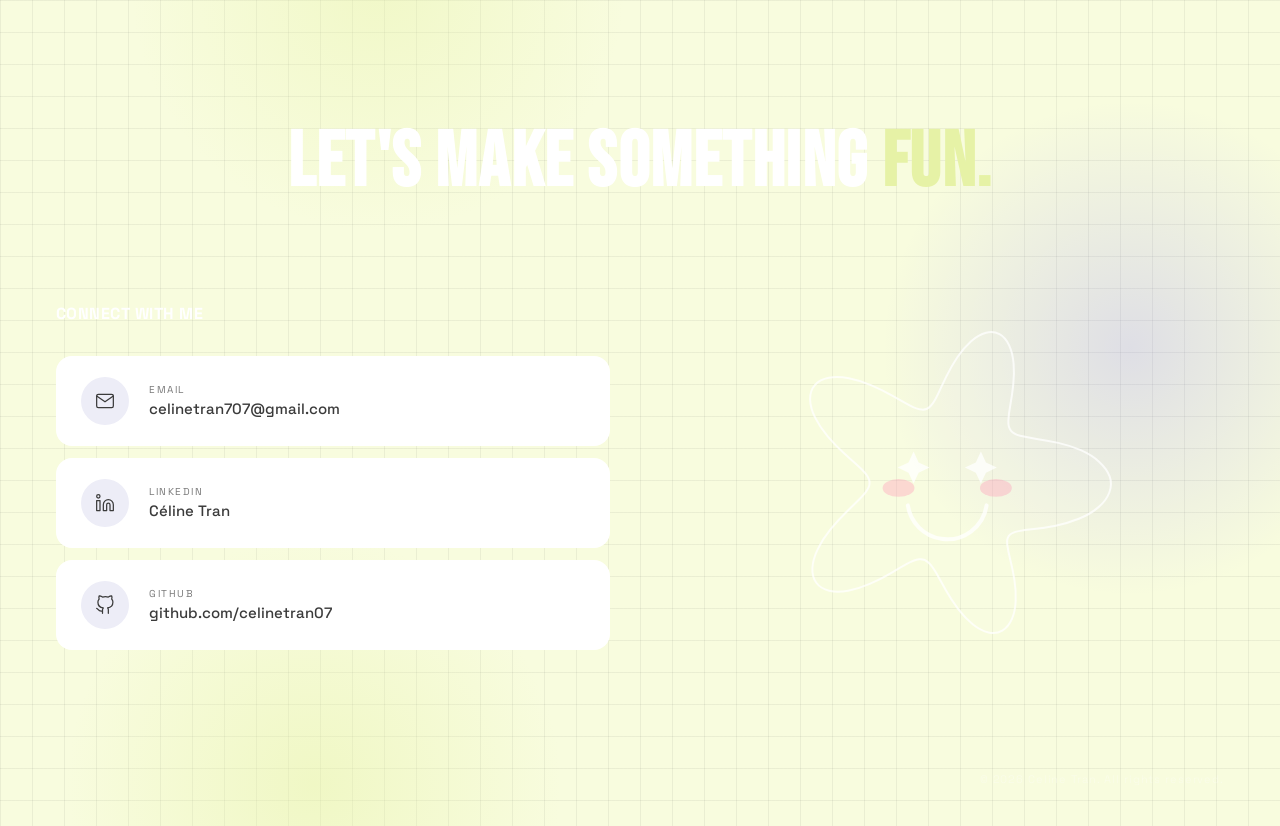
<file: video-project.html>
<!DOCTYPE html>
<html lang="en">

<head>
  <link rel="icon" type="image/png" href="assets/logo_flower.png">
  <meta charset="UTF-8">
  <meta name="viewport" content="width=device-width, initial-scale=1.0, viewport-fit=cover">
  <title>Is a Body a City? — Celine Tran</title>
  <link href="https://fonts.googleapis.com/css2?family=Bebas+Neue&family=Space+Grotesk:wght@300;400;500;600&display=swap" rel="stylesheet">
  <link rel="stylesheet" href="css/styles.css">
  <link rel="stylesheet" href="css/creative-project.css">
</head>

<body>
  <div class="page-wrap">
    <div id="page-decos-placeholder"></div>
    <div id="cursor"></div>
    <div id="nav-placeholder"></div>

    <div style="padding-top:4em;">

      <div class="cp-header has-petals" data-petal-color="rgba(255,255,255,0.5)"
        style="background:var(--dark1); background-image:url('assets/video_project/video-cover.png'); background-position:center; background-size:cover;">
        <a href="creative.html" class="cp-back" style="color:rgba(255,255,255,0.5);">
          <svg viewBox="0 0 24 24"><polyline points="15 18 9 12 15 6"/></svg>
          Back to Creative
        </a>
        <p class="section-eyebrow" style="color:var(--brand2);">Video — 2024</p>
        <h1 class="section-title" style="color:white;">Is a Body a City?</h1>
        <div class="cp-meta">
          <div class="cp-meta-item" style="color:rgba(255,255,255,0.6);">
            <strong style="color:rgba(255,255,255,0.4);">Medium</strong>Adobe Premiere Pro
          </div>
          <div class="cp-meta-item" style="color:rgba(255,255,255,0.6);">
            <strong style="color:rgba(255,255,255,0.4);">Year</strong>2024
          </div>
          <div class="cp-meta-item" style="color:rgba(255,255,255,0.6);">
            <strong style="color:rgba(255,255,255,0.4);">Type</strong>Creative Video
          </div>
        </div>
      </div>

      <div class="cp-desc">
        <p>A creative video made in Adobe Premiere Pro exploring the question: <em>is a body a city, or a city a
            body?</em> The piece draws parallels between the systems, structures, and flows that define both the human
          body and urban space, circulation, boundaries, density, and the constant negotiation between order and chaos.
        </p>
      </div>

      <div class="cp-video-wrap" style="padding-bottom:0;">
        <video controls poster="assets/video_project/video-cover.png" style="object-fit:cover;">
          <source src="https://res.cloudinary.com/djjiys00k/video/upload/23065df6-fbad-470d-9ea2-6471f0b5066e_1_jw8yfg.mp4" type="video/mp4">
        </video>
      </div>

    </div>

    <div class="project-nav" id="creative-nav" data-current="video-project.html">
      <a href="#" class="proj-prev">
        <svg viewBox="0 0 24 24"><polyline points="15 18 9 12 15 6"/></svg>
        <div class="proj-nav-text">
          <span class="proj-nav-label">Previous</span>
          <span class="proj-prev-label"></span>
        </div>
      </a>
      <a href="#" class="proj-next">
        <div class="proj-nav-text" style="text-align:right;">
          <span class="proj-nav-label">Next</span>
          <span class="proj-next-label"></span>
        </div>
        <svg viewBox="0 0 24 24"><polyline points="9 6 15 12 9 18"/></svg>
      </a>
    </div>

    <div id="contact-divider-placeholder"></div>
    <div id="contact-placeholder"></div>

  </div>

  <script src="js/components.js"></script>
  <script src="js/main.js"></script>
  <script src="js/contact.js"></script>
</body>

</html>
</file>
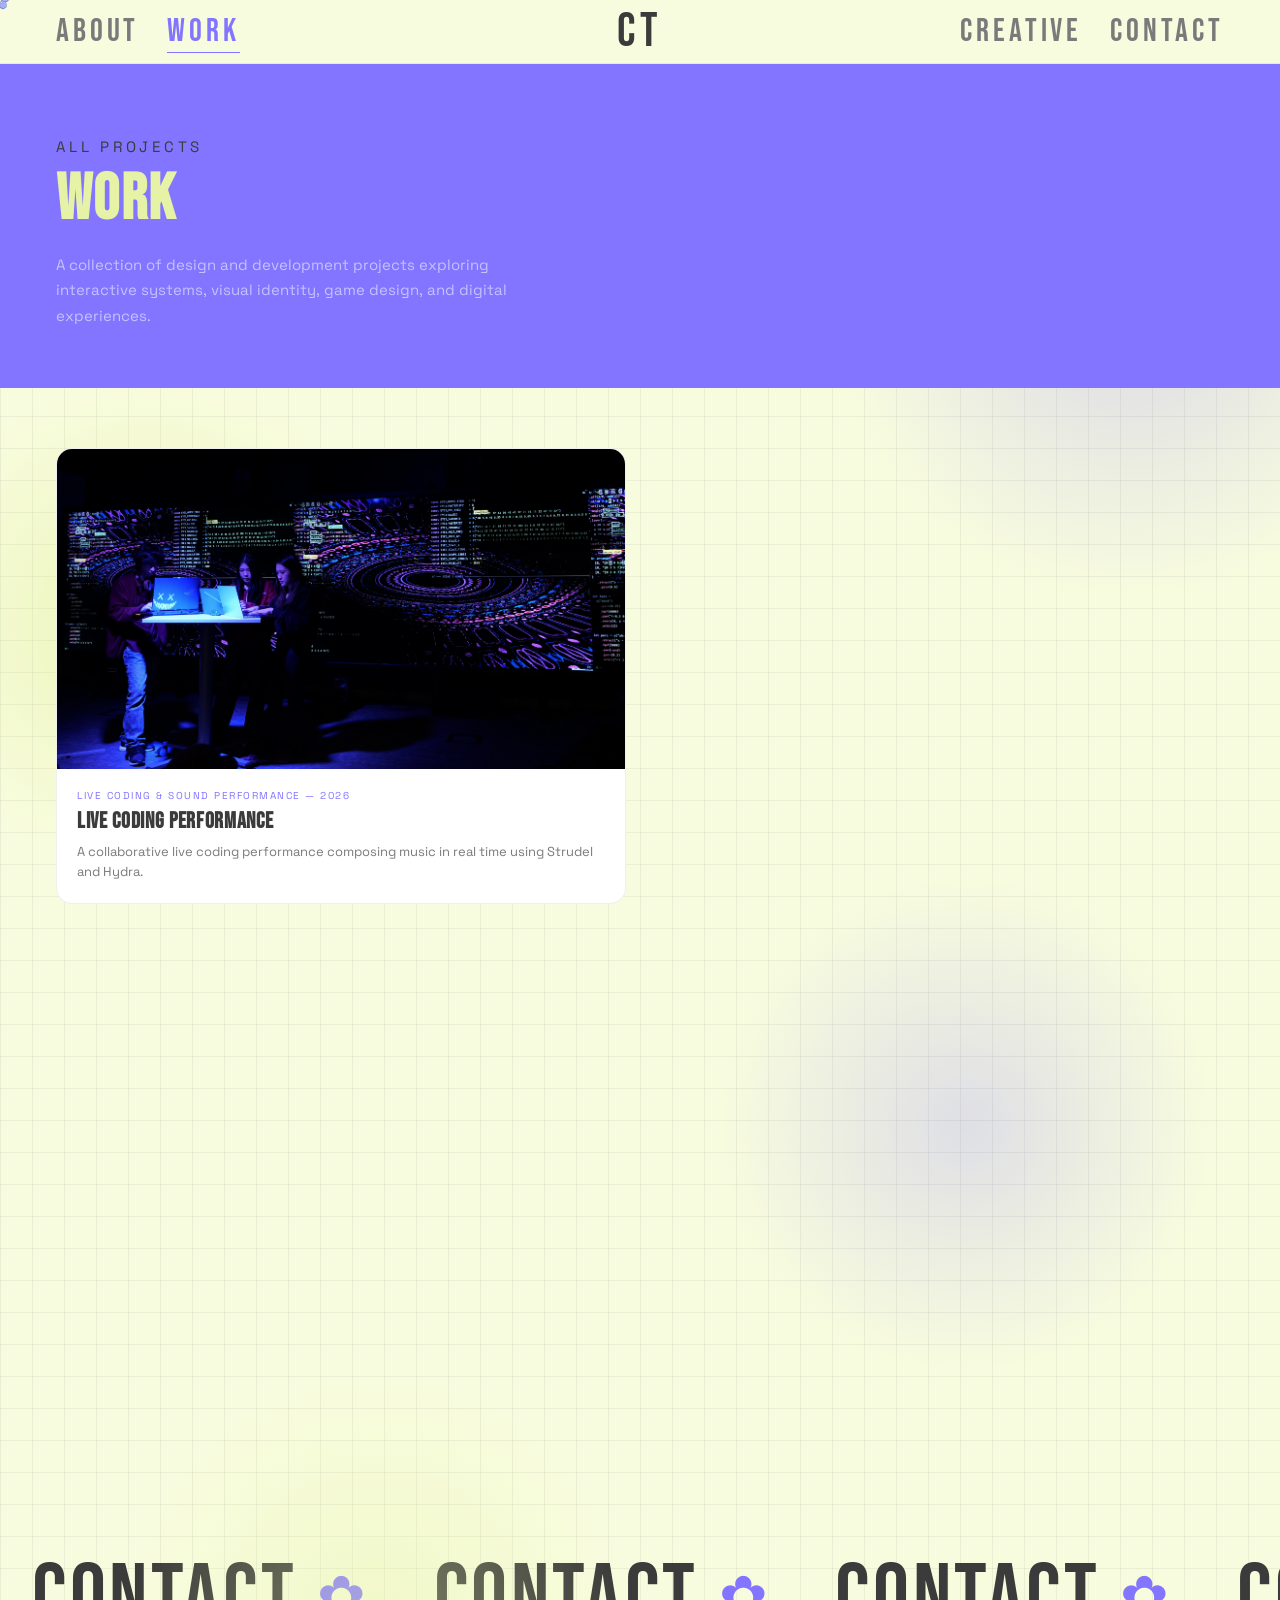
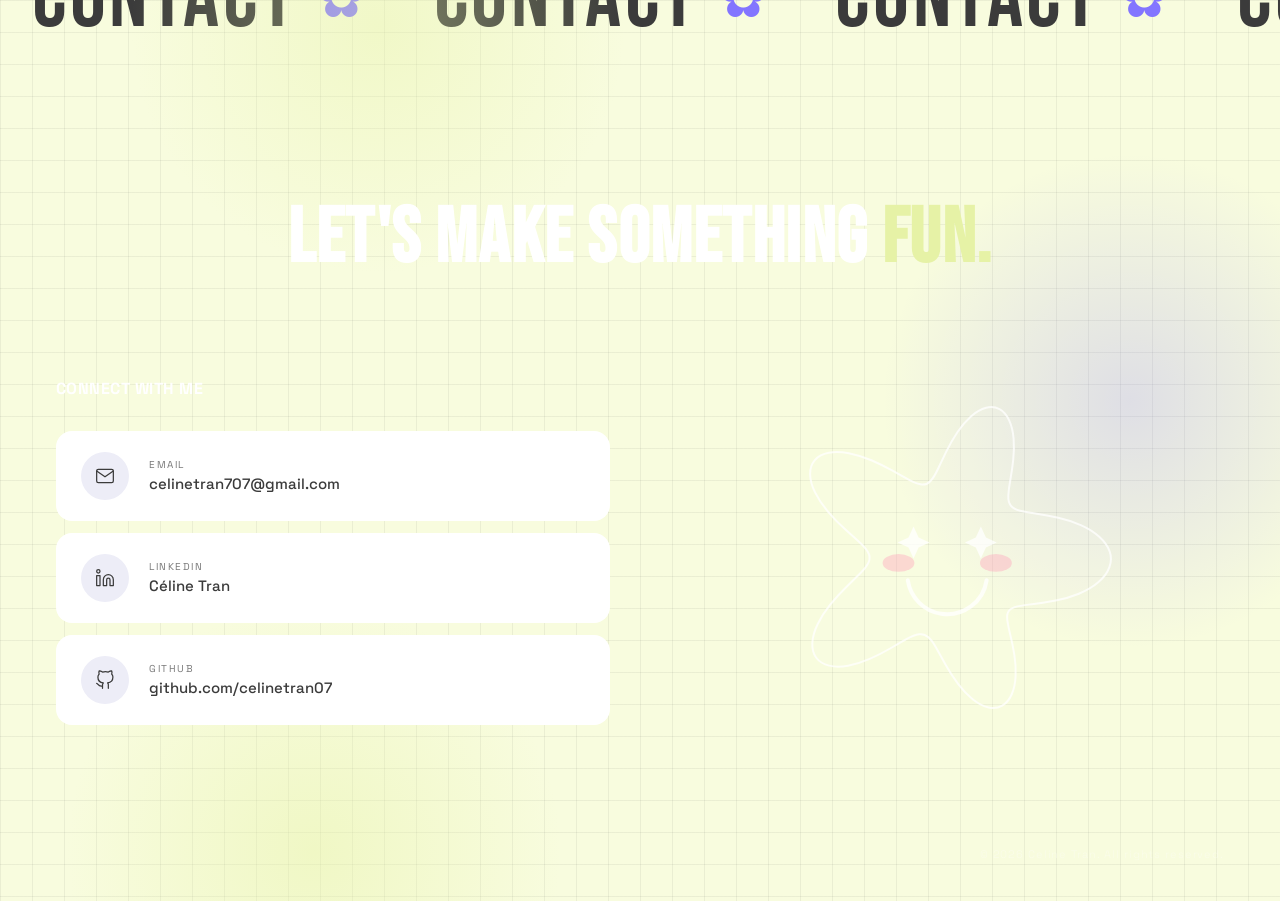
<file: work.html>
<!DOCTYPE html>
<html lang="en">

<head>
  <link rel="icon" type="image/png" href="assets/logo_flower.png">
  <meta charset="UTF-8">
  <meta name="viewport" content="width=device-width, initial-scale=1.0, viewport-fit=cover">
  <title>Work — Celine Tran</title>
  <link href="https://fonts.googleapis.com/css2?family=Bebas+Neue&family=Space+Grotesk:wght@300;400;500;600&display=swap" rel="stylesheet">
  <link rel="stylesheet" href="css/styles.css">
</head>

<body>
  <div class="page-wrap">
    <div id="page-decos-placeholder"></div>
    <div id="cursor"></div>
    <div id="nav-placeholder"></div>

    <div style="padding-top: 4em;">

      <div class="work-header has-petals" data-petal-color="rgba(255,255,255,0.5)">
        <p class="section-eyebrow">All Projects</p>
        <h2 class="section-title">Work</h2>
        <p>A collection of design and development projects exploring interactive systems, visual identity, game design, and digital experiences.</p>
      </div>

      <div class="creative-grid-staggered">

        <div class="creative-col-left">

          <a href="musical-performance.html" class="card fade-up">
            <div class="card-thumb v3">
              <img src="assets/live_perf/live_performance_cover.JPG" alt="Live Coding Performance"
                style="width:100%;height:100%;object-fit:cover;" onerror="this.style.display='none'">
              <div class="card-thumb-overlay"></div>
            </div>
            <div class="card-body">
              <p class="card-tag">Live Coding & Sound Performance — 2026</p>
              <h3 class="card-title">Live Coding Performance</h3>
              <p class="card-desc">A collaborative live coding performance composing music in real time using Strudel and Hydra.</p>
            </div>
          </a>

          <a href="encrypted-forest.html" class="card fade-up">
            <div class="card-thumb v2">
              <img src="assets/encrypted_forest/EdSplash.png" alt="The Encrypted Forest"
                style="width:100%;height:100%;object-fit:cover;" onerror="this.style.display='none'">
              <div class="card-thumb-overlay"></div>
            </div>
            <div class="card-body">
              <p class="card-tag">Game Design & 3D Development — 2025</p>
              <h3 class="card-title">The Encrypted Forest</h3>
              <p class="card-desc">A third-person exploratory game in Unreal Engine where nature and surveillance technology slowly reveal themselves to be the same thing.</p>
            </div>
          </a>

        </div>

        <div class="creative-col-right">

          <a href="split-decision.html" class="card fade-up">
            <div class="card-thumb v1">
              <img src="assets/split_decision/SplitDecision_cover.png" alt="Split Decision"
                style="width:100%;height:100%;object-fit:cover;" onerror="this.style.display='none'">
              <div class="card-thumb-overlay"></div>
            </div>
            <div class="card-body">
              <p class="card-tag">UX / UI Design & Web Development — 2025</p>
              <h3 class="card-title">Split Decision</h3>
              <p class="card-desc">A group decision-making web app that turns planning fatigue into a fair, game-based experience.</p>
            </div>
          </a>

        </div>

      </div>

    </div>

    <div id="contact-divider-placeholder"></div>
    <div id="contact-placeholder"></div>

    <!-- Project Modal -->
    <div class="project-modal" id="project-modal">
      <div class="modal-box">
        <button class="modal-close" id="modal-close">×</button>
        <div class="modal-thumb v1" id="modal-thumb">
          <span class="modal-thumb-text">PROJECT IMAGE</span>
        </div>
        <div class="modal-content">
          <p class="modal-tag" id="modal-tag">Category — Year</p>
          <h2 class="modal-title" id="modal-title">Project Title</h2>
          <p class="modal-section-label">Thesis</p>
          <p class="modal-text">[What question or problem does this project address?]</p>
          <p class="modal-section-label">Ideation</p>
          <p class="modal-text">[How did you develop the concept?]</p>
          <p class="modal-section-label">Approach</p>
          <p class="modal-text">[What methods and tools did you use?]</p>
          <p class="modal-section-label">Creative Works</p>
          <p class="modal-text">[Describe the final outcome.]</p>
          <div style="margin-top:24px;">
            <a href="#" class="btn btn-primary">View Full Project</a>
          </div>
        </div>
      </div>
    </div>
  </div>

  <script src="js/components.js"></script>
  <script src="js/main.js"></script>
  <script src="js/contact.js"></script>
</body>

</html>
</file>
<file: css/styles.css>
/* ============================================================
   CELINE TRAN — PORTFOLIO 2026
   styles.css — Shared Design System
   ============================================================ */

/* ── TOKENS ── */
:root {
  --brand1: #8375ff;
  --brand2: #e6f2a6;
  --brand3: rgba(241, 255, 153, 0.98);
  --light1: #ffffff;
  --light2: #f1ff99;
  --light3: #ededf7;
  --light4: #f8fcde;
  --dark1: #3b3b3b;
  --dark2: #7a7a7a;
  --bg: #fafafa;
  --bebas: "Bebas Neue", sans-serif;
  --grotesk: "Space Grotesk", sans-serif;
  --radius: 100px;
  --gutter: 28px;
  --margin: 56px;
}

#elastic-canvas {
  position: absolute;
  inset: 0;
  width: 100%;
  height: 100%;
  pointer-events: none;
  z-index: 0;
}

/* ── RESET ── */
*,
*::before,
*::after {
  box-sizing: border-box;
  margin: 0;
  padding: 0;
}
html {
  scroll-behavior: smooth;
}
body {
  position: relative;
  min-height: 100vh;
  font-family: var(--grotesk);
  background: var(--bg);
  background-color: var(--light4);
  background-image:
    linear-gradient(rgba(59, 59, 59, 0.07) 1px, transparent 1px),
    linear-gradient(90deg, rgba(59, 59, 59, 0.07) 1px, transparent 1px);
  background-size: 32px 32px;
  color: var(--dark1);
  -webkit-font-smoothing: antialiased;
  cursor: none;
  overflow-x: hidden;
}

a,
button,
input,
textarea,
select,
label {
  cursor: none;
}

/* ── CURSOR ── */
#cursor {
  display: none; /* hidden by default */
  position: fixed;
  top: 0;
  left: 0;
  width: 32px;
  height: 32px;
  pointer-events: none;
  z-index: 9999;
  transform: translate(-50%, -50%);
  background-image: url("../assets/cursor_flower.png");
  background-size: contain;
  background-repeat: no-repeat;
  background-position: center;
  transition:
    width 0.2s cubic-bezier(0.34, 1.56, 0.64, 1),
    height 0.2s cubic-bezier(0.34, 1.56, 0.64, 1);
}

@media (pointer: fine) {
  body,
  a,
  button,
  input,
  textarea,
  select,
  label {
    cursor: none;
  }
  #cursor {
    display: block;
  }
  #cursor.hover {
    width: 48px;
    height: 48px;
  }
  #cursor.press {
    width: 20px;
    height: 20px;
    transition:
      width 0.15s cubic-bezier(0.34, 1.56, 0.64, 1),
      height 0.15s cubic-bezier(0.34, 1.56, 0.64, 1);
  }
}

/* ── NAV ── */
nav {
  position: fixed;
  top: 0;
  left: 0;
  right: 0;
  z-index: 200;
  height: 4em;
  display: flex;
  align-items: center;
  padding: 0 var(--margin);
  background: #f8fcde;
  backdrop-filter: blur(12px);
  -webkit-backdrop-filter: blur(12px);
  border-bottom: 1px solid rgba(59, 59, 59, 0.08);
  transition: background 0.3s ease;
  padding-top: env(safe-area-inset-top);
}
nav.scrolled {
  background: var(--brand3);
  box-shadow: 0 2px 20px rgba(59, 59, 59, 0.06);
  -webkit-backdrop-filter: none; /* ADD THIS */
  backdrop-filter: none; /* ADD THIS */
}
.nav-inner {
  width: 100%;
  display: flex;
  align-items: center;
  justify-content: space-between;
}
.nav-left {
  display: flex;
  gap: var(--gutter);
}
.nav-right {
  display: flex;
  gap: var(--gutter);
}
.nav-logo {
  font-family: var(--bebas);
  font-size: 3em;
  font-weight: 500;
  letter-spacing: 0.12em;
  color: var(--dark1);
  text-decoration: none;
  position: absolute;
  left: 50%;
  transform: translateX(-50%);
}
.nav-link {
  font-family: var(--bebas);
  font-size: 2em;
  letter-spacing: 0.12em;
  color: var(--dark2);
  text-decoration: none;
  position: relative;
  transition: color 0.2s ease;
}
.nav-link::after {
  content: "";
  position: absolute;
  bottom: -2px;
  left: 0;
  right: 0;
  height: 1.5px;
  background: var(--brand1);
  transform: scaleX(0);
  transform-origin: left;
  transition: transform 0.2s cubic-bezier(0.34, 1.56, 0.64, 1);
}
.nav-link:hover,
.nav-link.active {
  color: var(--brand1);
}
.nav-link:hover::after,
.nav-link.active::after {
  transform: scaleX(1);
}

/* ── HAMBURGER ── */
.hamburger {
  display: none;
  flex-direction: column;
  gap: 5px;
  background: none;
  border: none;
  padding: 4px;
  cursor: none;
  z-index: 200;
  position: relative;
}

@media (max-width: 1279px) {
  .hamburger {
    position: relative;
    z-index: 200;
  }
}

.hamburger span {
  display: block;
  width: 22px;
  height: 2px;
  background: var(--dark1);
  border-radius: 2px;
  transition: all 0.3s ease;
}
.hamburger.open span:nth-child(1) {
  transform: translateY(7px) rotate(45deg);
}
.hamburger.open span:nth-child(2) {
  opacity: 0;
}
.hamburger.open span:nth-child(3) {
  transform: translateY(-7px) rotate(-45deg);
}

/* ── MOBILE MENU ── */
.mobile-menu {
  position: fixed;
  inset: 0;
  background: rgba(241, 255, 153, 0.92); /* matches nav default */
  backdrop-filter: blur(12px);
  -webkit-backdrop-filter: blur(12px);
  z-index: 150; /* below hamburger z-index of 200 */
  display: flex;
  flex-direction: column;
  align-items: center;
  justify-content: center;
  gap: 32px;
  opacity: 0;
  pointer-events: none;
  transform: translateX(100%);
  transition:
    opacity 0.3s ease,
    transform 0.3s ease;
}
.mobile-menu.open {
  opacity: 1;
  pointer-events: all;
  transform: translateX(0);
}

.mobile-menu .close-btn {
  display: none;
}

.mobile-nav-link {
  font-family: var(--bebas);
  font-size: 40px;
  letter-spacing: 0.05em;
  color: var(--dark1);
  text-decoration: none;
  transition: color 0.2s ease;
}
.mobile-nav-link.active,
.mobile-nav-link:hover {
  color: var(--brand1);
}

/* ── BUTTONS ── */
.btn {
  display: inline-flex;
  align-items: center;
  justify-content: center;
  gap: 8px;
  font-family: var(--grotesk);
  font-size: 13px;
  font-weight: 500;
  border: 2px solid transparent;
  border-radius: var(--radius);
  padding: 10px 24px;
  text-decoration: none;
  cursor: none;
  letter-spacing: 0.03em;
  transition:
    transform 0.2s cubic-bezier(0.34, 1.56, 0.64, 1),
    box-shadow 0.2s cubic-bezier(0.34, 1.56, 0.64, 1),
    filter 0.2s ease,
    background 0.2s ease;
}
.btn:hover {
  transform: scale(1.06);
  filter: brightness(1.08);
}
.btn:active {
  transform: scale(0.95);
  transition: transform 0.15s cubic-bezier(0.34, 1.56, 0.64, 1);
}

.btn-primary {
  background: var(--brand1);
  color: white;
  border-color: var(--brand1);
}
.btn-primary:hover {
  box-shadow:
    0 0 0 5px rgba(131, 117, 255, 0.2),
    0 8px 20px rgba(131, 117, 255, 0.3);
}
.btn-secondary {
  background: transparent;
  color: var(--brand1);
  border-color: var(--brand1);
}
.btn-secondary:hover {
  background: var(--light3);
  box-shadow: 0 0 0 4px rgba(131, 117, 255, 0.1);
}
.btn-ghost {
  background: transparent;
  color: var(--dark2);
  border-color: #ddd;
}
.btn-ghost:hover {
  color: var(--brand1);
  border-color: var(--brand1);
}

/* ── CARDS ── */
.card {
  background: var(--light1);
  border-radius: 16px;
  overflow: hidden;
  border: 0.5px solid rgba(59, 59, 59, 0.08);
  cursor: none;
  text-decoration: none;
  display: block;
  margin-bottom: var(--gutter);
  transform-style: preserve-3d;
  will-change: transform;
  transition:
    transform 0.3s ease,
    box-shadow 0.3s ease;
}
.card:hover {
  box-shadow: 0 24px 48px rgba(131, 117, 255, 0.15);
}
.card-thumb {
  aspect-ratio: 16/9;
  display: flex;
  align-items: center;
  justify-content: center;
  overflow: hidden;
  position: relative;
}
.card-thumb.v1 {
  background: linear-gradient(135deg, #ededf7, #e6f2a6);
}
.card-thumb.v2 {
  background: linear-gradient(135deg, #e6f2a6, #f1ff99);
}
.card-thumb.v3 {
  background: linear-gradient(135deg, #f1ff99, #ededf7);
}
.card-thumb.v4 {
  background: linear-gradient(135deg, #ededf7, rgba(131, 117, 255, 0.2));
}
.card-thumb-placeholder {
  font-family: var(--bebas);
  font-size: 13px;
  letter-spacing: 0.15em;
  color: var(--dark2);
  opacity: 0.5;
}
.card-thumb-overlay {
  position: absolute;
  inset: 0;
  background: rgba(131, 117, 255, 0.1);
  opacity: 0;
  transition: opacity 0.3s ease;
}
.card:hover .card-thumb-overlay {
  opacity: 1;
}
.card-body {
  padding: 20px;
}
.card-tag {
  font-family: var(--grotesk);
  font-size: 10px;
  letter-spacing: 0.15em;
  text-transform: uppercase;
  color: var(--brand1);
  margin-bottom: 8px;
}
.card-title {
  font-family: var(--bebas);
  font-size: 22px;
  letter-spacing: 0.03em;
  color: var(--dark1);
  margin-bottom: 8px;
  line-height: 1.1;
}
.card-desc {
  font-family: var(--grotesk);
  font-size: 13px;
  color: var(--dark2);
  line-height: 1.6;
}

/* ── PROJECT MODAL ── */
.project-modal {
  position: fixed;
  inset: 0;
  background: rgba(59, 59, 59, 0.5);
  z-index: 500;
  display: flex;
  align-items: center;
  justify-content: center;
  padding: 24px;
  opacity: 0;
  pointer-events: none;
  transition: opacity 0.3s ease;
}
.project-modal.open {
  opacity: 1;
  pointer-events: all;
}
.modal-box {
  background: white;
  border-radius: 16px;
  max-width: 720px;
  width: 100%;
  max-height: 85vh;
  overflow-y: auto;
  position: relative;
  transform: scale(0.92);
  transition: transform 0.3s cubic-bezier(0.34, 1.56, 0.64, 1);
}
.project-modal.open .modal-box {
  transform: scale(1);
}
.modal-thumb {
  aspect-ratio: 16/9;
  width: 100%;
  border-radius: 16px 16px 0 0;
  display: flex;
  align-items: center;
  justify-content: center;
}
.modal-thumb-text {
  font-family: var(--bebas);
  font-size: 16px;
  letter-spacing: 0.15em;
  color: var(--dark2);
  opacity: 0.5;
}
.modal-content {
  padding: 32px;
}
.modal-tag {
  font-family: var(--grotesk);
  font-size: 11px;
  letter-spacing: 0.15em;
  text-transform: uppercase;
  color: var(--brand1);
  margin-bottom: 8px;
}
.modal-title {
  font-family: var(--bebas);
  font-size: 36px;
  letter-spacing: 0.02em;
  margin-bottom: 20px;
  line-height: 1;
}
.modal-section-label {
  font-family: var(--grotesk);
  font-size: 10px;
  letter-spacing: 0.2em;
  text-transform: uppercase;
  color: var(--brand1);
  margin-bottom: 8px;
  margin-top: 24px;
  padding-bottom: 8px;
  border-bottom: 1px solid var(--light3);
}
.modal-text {
  font-family: var(--grotesk);
  font-size: 14px;
  color: var(--dark2);
  line-height: 1.7;
  margin-bottom: 16px;
}
.modal-close {
  position: absolute;
  top: 16px;
  right: 16px;
  width: 36px;
  height: 36px;
  border-radius: 50%;
  background: rgba(255, 255, 255, 0.9);
  border: 1px solid var(--light3);
  cursor: none;
  display: flex;
  align-items: center;
  justify-content: center;
  font-size: 18px;
  color: var(--dark1);
  line-height: 1;
  transition: background 0.2s ease;
}
.modal-close:hover {
  background: var(--light3);
}

/* ── TOOLTIP ── */
.has-tooltip {
  position: relative;
}
.tooltip {
  position: absolute;
  bottom: calc(100% + 8px);
  left: 50%;
  transform: translateX(-50%) translateY(4px);
  background: var(--dark1);
  color: white;
  font-family: var(--grotesk);
  font-size: 11px;
  padding: 4px 10px;
  border-radius: 4px;
  white-space: nowrap;
  opacity: 0;
  pointer-events: none;
  transition:
    opacity 0.2s ease,
    transform 0.2s ease;
}
.tooltip::after {
  content: "";
  position: absolute;
  top: 100%;
  left: 50%;
  transform: translateX(-50%);
  border: 4px solid transparent;
  border-top-color: var(--dark1);
}
.has-tooltip:hover .tooltip {
  opacity: 1;
  transform: translateX(-50%) translateY(0);
}

/* ── SECTION SHARED ── */
.section-eyebrow {
  font-family: var(--grotesk);
  font-size: 10px;
  letter-spacing: 0.25em;
  text-transform: uppercase;
  color: var(--brand1);
  margin-bottom: 8px;
}
.section-title {
  font-family: var(--bebas);
  font-size: clamp(32px, 5vw, 100px);
  letter-spacing: 0.02em;
  color: var(--dark1);
  line-height: 1;
}

/* ── FOOTER ── */
footer {
  position: relative;
  z-index: 1;
  background: var(--dark1);
  padding: 40px var(--margin);
  display: flex;
  justify-content: space-between;
  align-items: center;
  flex-wrap: wrap;
  gap: 16px;
}
.footer-logo {
  font-family: var(--bebas);
  font-size: 20px;
  letter-spacing: 0.12em;
  color: rgba(255, 255, 255, 0.5);
}
.footer-copy {
  font-family: var(--grotesk);
  font-size: 11px;
  color: rgba(255, 255, 255, 0.25);
  letter-spacing: 0.08em;
}
.footer-links {
  display: flex;
  gap: 24px;
}
.footer-link {
  font-family: var(--grotesk);
  font-size: 11px;
  letter-spacing: 0.1em;
  text-transform: uppercase;
  color: rgba(255, 255, 255, 0.35);
  text-decoration: none;
  cursor: none;
  transition: color 0.2s ease;
}
.footer-link:hover {
  color: var(--brand2);
}

/* ── ANIMATIONS ── */
@keyframes fadeUp {
  from {
    opacity: 0;
    transform: translateY(24px);
  }
  to {
    opacity: 1;
    transform: translateY(0);
  }
}
@keyframes blink {
  0%,
  100% {
    opacity: 1;
  }
  50% {
    opacity: 0;
  }
}
@keyframes scrollPulse {
  0%,
  100% {
    width: 40px;
    opacity: 0.4;
  }
  50% {
    width: 60px;
    opacity: 1;
  }
}

.fade-up {
  opacity: 0;
  transition: opacity 0.5s ease;
}

.fade-up.visible {
  opacity: 1;
}

/* ════════════════════════
   PAGE: HOME (home.html)
═══════════════════════════ */
.page-wrap {
  position: relative;
  min-height: 100%;
}

.page-decos {
  position: absolute;
  inset: 0;
  pointer-events: none;
  z-index: 0;
  overflow: hidden;
}

.deco {
  position: absolute;
  border-radius: 50%;
  pointer-events: none;
}
.deco-1 {
  width: 600px;
  height: 600px;
  background: radial-gradient(
    circle,
    rgba(131, 117, 255, 0.25) 0%,
    transparent 70%
  );
  top: 0;
  right: -150px;
}
.deco-2 {
  width: 500px;
  height: 500px;
  background: radial-gradient(
    circle,
    rgba(219, 235, 133, 0.45) 0%,
    transparent 70%
  );
  top: 15%;
  left: -100px;
}
.deco-3 {
  width: 500px;
  height: 500px;
  background: radial-gradient(
    circle,
    rgba(131, 117, 255, 0.22) 0%,
    transparent 70%
  );
  top: 35%;
  right: 5%;
}
.deco-4 {
  width: 500px;
  height: 500px;
  background: radial-gradient(
    circle,
    rgba(230, 242, 166, 0.4) 0%,
    transparent 70%
  );
  top: 55%;
  left: 10%;
}
.deco-5 {
  width: 500px;
  height: 500px;
  background: radial-gradient(
    circle,
    rgba(131, 117, 255, 0.22) 0%,
    transparent 70%
  );
  top: 70%;
  right: -100px;
}
.deco-6 {
  width: 500px;
  height: 500px;
  background: radial-gradient(
    circle,
    rgba(230, 242, 166, 0.45) 0%,
    transparent 70%
  );
  top: 88%;
  left: 5%;
}

.hero {
  min-height: 100vh;
  overflow: visible;
  display: flex;
  flex-direction: column;
  justify-content: center;
  padding: 80px var(--margin) 60px;
  position: relative;
  background: transparent;
}

.hero-eyebrow {
  font-family: var(--grotesk);
  font-size: 1.5dm;
  letter-spacing: 0.25em;
  text-transform: uppercase;
  color: var(--brand1);
  margin-bottom: 20px;
  opacity: 0;
  animation: fadeUp 0.6s ease forwards 0.2s;
}
.hero-headline {
  font-family: var(--bebas);
  font-size: clamp(3em, 10vw, 10em);
  line-height: 0.95;
  letter-spacing: 0.01em;
  color: var(--dark1);
  margin-bottom: 20px;
  opacity: 0;
  animation: fadeUp 0.6s ease forwards 0.35s;
}
.hero-headline .typewriter {
  color: var(--brand1);
  display: inline-block;
  min-width: 200px;
}
.hero-headline .typewriter::after {
  content: "|";
  animation: blink 0.7s step-end infinite;
  color: var(--brand1);
  margin-left: 2px;
}
.hero-sub {
  font-family: var(--grotesk);
  font-size: 16px;
  line-height: 1.7;
  color: var(--dark2);
  max-width: 480px;
  margin-bottom: 48px;
  opacity: 0;
  animation: fadeUp 0.6s ease forwards 0.5s;
}
.hero-actions {
  display: flex;
  gap: 16px;
  align-items: center;
  flex-wrap: wrap;
  opacity: 0;
  animation: fadeUp 0.6s ease forwards 0.65s;
}
.hero-scroll {
  position: absolute;
  bottom: 20px;
  left: 0;
  right: 0;
  margin: 0 auto;
  width: fit-content;
  display: flex;
  flex-direction: column;
  align-items: center;
  gap: 8px;
  font-family: var(--grotesk);
  font-size: 10px;
  letter-spacing: 0.2em;
  text-transform: uppercase;
  color: var(--dark2);
  opacity: 0;
  animation: fadeUp 0.6s ease forwards 0.9s;
  white-space: nowrap;
}

/* ── PROJECT NAVIGATION ── */
.project-nav {
  display: flex;
  justify-content: space-between;
  align-items: center;
  padding: 60px var(--margin);
  padding-bottom: 120px;
}

.proj-prev,
.proj-next {
  display: flex;
  align-items: center;
  gap: 12px;
  text-decoration: none;
  font-family: var(--grotesk);
  font-size: 13px;
  font-weight: 500;
  color: var(--dark2);
  transition: color 0.8s ease;
}

.proj-prev:hover,
.proj-next:hover {
  color: var(--brand1);
}

.proj-prev svg,
.proj-next svg {
  width: 18px;
  height: 18px;
  stroke: currentColor;
  fill: none;
  stroke-width: 2;
  stroke-linecap: round;
  stroke-linejoin: round;
  flex-shrink: 0;
}

.proj-nav-label {
  font-family: var(--grotesk);
  font-size: 10px;
  letter-spacing: 0.15em;
  text-transform: uppercase;
  color: var(--brand1);
  display: block;
  margin-bottom: 3px;
}

.proj-prev-label,
.proj-next-label {
  font-family: var(--bebas);
  font-size: 18px;
  letter-spacing: 0.03em;
  color: inherit;
  display: block;
}

body.contact-visible .proj-prev,
body.contact-visible .proj-next {
  color: rgba(255, 255, 255, 0.5);
}

body.contact-visible .proj-prev:hover,
body.contact-visible .proj-next:hover {
  color: var(--brand2);
}

body.contact-visible .proj-nav-label {
  color: var(--brand2);
}

body.contact-visible .project-nav {
  border-top-color: rgba(255, 255, 255, 0.15);
}

.proj-next .proj-nav-text {
  text-align: right;
}

@keyframes scrollPulse {
  0%,
  100% {
    opacity: 0.3;
    transform: scaleY(1);
  }
  50% {
    opacity: 1;
    transform: scaleY(1.2);
  }
}

.scroll-arrow {
  color: var(--dark2);
  animation: bounceDown 1.5s ease-in-out infinite;
}

@keyframes bounceDown {
  0%,
  100% {
    transform: translateY(0);
  }
  50% {
    transform: translateY(5px);
  }
}

.section-header {
  padding: 80px var(--margin) 48px;
  background: transparent;
}
.projects-grid {
  padding: 0 var(--margin) 100px;
  background: transparent;
}
.grid-staggered {
  display: grid;
  grid-template-columns: 1fr 1fr;
  gap: var(--gutter);
  position: relative;
}
.grid-staggered .card-col-right {
  margin-top: calc(var(--gutter) * 8);
}

/* ════════════════════════
   PAGE: WORK (work.html)
═══════════════════════════ */
.work-header {
  z-index: 2;
  isolation: isolate;
  background: var(--brand1);
  padding: 50px var(--margin) 60px;
  position: relative;
  overflow: hidden;
}

.work-header .section-eyebrow {
  color: var(--dark1);
}
.work-header .section-title {
  color: var(--brand2);
}
.work-header p {
  font-family: var(--grotesk);
  font-size: 15px;
  color: rgba(255, 255, 255, 0.55);
  max-width: 480px;
  line-height: 1.7;
  margin-top: 20px;
}
.work-grid {
  padding: 60px var(--margin) 100px;
}
.work-grid-inner {
  display: grid;
  grid-template-columns: 1fr 1fr;
  gap: var(--gutter);
}

/* ════════════════════════
   PAGE: ABOUT (about.html)
═══════════════════════════ */
.about-hero {
  background: var(--light2);
  padding: 80px var(--margin);
  display: grid;
  gap: 60px;
  position: relative;
  align-items: center;
  grid-template-columns: 320px 1fr;
}
@media (max-width: 639px) {
  .about-hero {
    grid-template-columns: 1fr;
  }
}
.about-photo-wrap {
  position: relative;
  z-index: 2;
  width: 100%;
  max-width: 320px;
  margin: 0 auto;
  flex-shrink: 0;
}

.about-photo {
  width: 100%;
  height: auto;
  border-radius: 16px;
  display: block;
}

.about-text {
  position: relative;
  z-index: 2;
}

.about-text .section-eyebrow {
  margin-bottom: 12px;
}
.about-text .section-title {
  margin-bottom: 24px;
}
.about-bio {
  font-family: var(--grotesk);
  font-size: 15px;
  color: var(--dark2);
  line-height: 1.8;
  margin-bottom: 20px;
}
.about-actions {
  display: flex;
  gap: 16px;
  margin-top: 32px;
  flex-wrap: wrap;
}
.about-body {
  padding: 80px var(--margin) 100px;
}
.about-grid {
  display: grid;
  grid-template-columns: 1fr 1fr;
  gap: 60px;
  margin-bottom: 80px;
}
.about-section-label {
  font-family: var(--bebas);
  font-size: 28px;
  letter-spacing: 0.03em;
  color: var(--dark1);
  margin-bottom: 24px;
  padding-bottom: 12px;
  border-bottom: 2px solid var(--brand1);
}
.skill-list {
  list-style: none;
  display: flex;
  flex-wrap: wrap;
  gap: 10px;
  position: relative;
}
.skill-tag {
  font-family: var(--grotesk);
  font-size: 12px;
  font-weight: 500;
  padding: 6px 14px;
  border-radius: var(--radius);
  background: var(--light3);
  color: var(--dark1);
  border: 1px solid transparent;
  transition: all 0.2s ease;
}
.skill-tag:hover {
  background: var(--brand1);
  color: white;
}
.edu-item {
  margin-bottom: 20px;
  padding-bottom: 20px;
  border-bottom: 1px solid var(--brand1);
}
.edu-item:last-child {
  border-bottom: none;
}
.edu-year {
  font-family: var(--grotesk);
  font-size: 11px;
  letter-spacing: 0.15em;
  color: var(--brand1);
  text-transform: uppercase;
  margin-bottom: 4px;
}
.edu-title {
  font-family: var(--bebas);
  font-size: 18px;
  letter-spacing: 0.03em;
  color: var(--dark1);
  margin-bottom: 2px;
}
.edu-place {
  font-family: var(--grotesk);
  font-size: 13px;
  color: var(--dark2);
}
.statement-block {
  background: var(--dark1);
  border-radius: 16px;
  padding: 48px;
  position: relative;
  overflow: hidden;
  margin-bottom: 60px;
  width: 100%;
  max-width: 100%;
}
.statement-block::before {
  content: '"';
  position: absolute;
  font-family: var(--bebas);
  font-size: 240px;
  color: rgba(255, 255, 255, 0.04);
  top: -40px;
  left: 24px;
  line-height: 1;
  pointer-events: none;
}
.statement-text {
  font-family: var(--grotesk);
  font-size: 18px;
  color: rgba(255, 255, 255, 0.85);
  line-height: 1.8;
  max-width: 100%;
  position: relative;
  z-index: 1;
}
.statement-attr {
  font-family: var(--grotesk);
  font-size: 11px;
  letter-spacing: 0.2em;
  text-transform: uppercase;
  color: var(--brand2);
  margin-top: 24px;
}

/* ════════════════════════════
   PAGE: CREATIVE (creative.html)
══════════════════════════════ */
.creative-header .section-eyebrow {
  color: var(--brand1);
}
.creative-header {
  overflow: hidden;
  position: relative;
  z-index: 1;
  background: var(--brand2);
  padding: 50px var(--margin) 60px;
}
.creative-header .section-eyebrow,
.creative-header .section-title,
.creative-header p {
  position: relative;
  z-index: 2;
}
.creative-header .section-title {
  color: var(--dark1);
}
.creative-header p {
  font-family: var(--grotesk);
  font-size: 15px;
  color: var(--dark1);
  opacity: 0.7;
  max-width: 480px;
  line-height: 1.7;
  margin-top: 20px;
}
.creative-grid {
  padding: 60px var(--margin) 100px;
  display: grid;
  grid-template-columns: repeat(3, 1fr);
  gap: var(--gutter);
}
.creative-card {
  background: white;
  border-radius: 16px;
  overflow: hidden;
  border: 0.5px solid rgba(59, 59, 59, 0.08);
  cursor: none;
  text-decoration: none;
  display: block;
  transition:
    transform 0.3s ease,
    box-shadow 0.3s ease;
}
.creative-card:hover {
  transform: translateY(-4px);
  box-shadow: 0 16px 32px rgba(59, 59, 59, 0.1);
}
.creative-thumb {
  aspect-ratio: 4/3;
  display: flex;
  align-items: center;
  justify-content: center;
}
.creative-thumb.ct1 {
  background: linear-gradient(135deg, #ededf7, #e6f2a6);
}
.creative-thumb.ct2 {
  background: linear-gradient(135deg, #f1ff99, #ededf7);
}
.creative-thumb.ct3 {
  background: linear-gradient(135deg, #e6f2a6, rgba(131, 117, 255, 0.15));
}
.creative-thumb.ct4 {
  background: linear-gradient(135deg, rgba(131, 117, 255, 0.1), #f1ff99);
}
.creative-thumb.ct5 {
  background: linear-gradient(135deg, #ededf7, #f1ff99);
}
.creative-thumb.ct6 {
  background: linear-gradient(135deg, #e6f2a6, #ededf7);
}
.creative-thumb span {
  font-family: var(--bebas);
  font-size: 12px;
  letter-spacing: 0.15em;
  color: var(--dark2);
  opacity: 0.5;
}
.creative-body {
  padding: 16px 20px 20px;
}
.creative-tag {
  font-family: var(--grotesk);
  font-size: 10px;
  letter-spacing: 0.15em;
  text-transform: uppercase;
  color: var(--brand1);
  margin-bottom: 6px;
}
.creative-title {
  font-family: var(--bebas);
  font-size: 18px;
  letter-spacing: 0.03em;
  color: var(--dark1);
}

.contact-hero-text {
  position: relative;
  z-index: 2;
}
/* ════════════════════════════
   PAGE: CONTACT (contact.html)
══════════════════════════════ */
.contact-hero {
  background: var(--brand1);
  padding: 80px var(--margin) 60px;
  position: relative;
  overflow: hidden;
}
.contact-hero::before {
  content: "";
  position: absolute;
  width: 500px;
  height: 500px;
  border-radius: 50%;
  background: radial-gradient(
    circle,
    rgba(255, 255, 255, 0.08) 0%,
    transparent 70%
  );
  top: -100px;
  right: -100px;
}
.contact-hero .section-eyebrow {
  color: rgba(255, 255, 255, 0.6);
}
.contact-hero .section-title {
  color: white;
}
.contact-hero p {
  font-family: var(--grotesk);
  font-size: 15px;
  color: rgba(255, 255, 255, 0.65);
  max-width: 420px;
  line-height: 1.7;
  margin-top: 20px;
}
.contact-body {
  padding: 80px var(--margin) 100px;
  display: flex;
  flex-direction: column;
  max-width: 600px;
}
.contact-form-title {
  font-family: var(--bebas);
  font-size: 28px;
  letter-spacing: 0.03em;
  color: var(--dark1);
  margin-bottom: 32px;
}
.form-group {
  display: flex;
  flex-direction: column;
  gap: 6px;
  margin-bottom: 20px;
}
.form-label {
  font-family: var(--grotesk);
  font-size: 10px;
  letter-spacing: 0.15em;
  text-transform: uppercase;
  color: var(--dark2);
  font-weight: 500;
}
.form-input,
.form-textarea {
  font-family: var(--grotesk);
  font-size: 14px;
  padding: 12px 16px;
  background: white;
  color: var(--dark1);
  border: 1.5px solid #ddd;
  border-radius: 8px;
  outline: none;
  width: 100%;
  transition:
    border-color 0.15s ease,
    box-shadow 0.15s ease;
}
.form-input:focus,
.form-textarea:focus {
  border-color: var(--brand1);
  box-shadow: 0 0 0 3px rgba(131, 117, 255, 0.15);
}
.form-textarea {
  resize: vertical;
  min-height: 140px;
}
.form-success {
  display: none;
  padding: 16px 20px;
  background: rgba(131, 117, 255, 0.08);
  border: 1px solid var(--brand1);
  border-radius: 8px;
  font-family: var(--grotesk);
  font-size: 13px;
  color: var(--brand1);
  margin-top: 16px;
}
.contact-info-title {
  font-family: var(--bebas);
  font-size: 28px;
  letter-spacing: 0.03em;
  margin-bottom: 32px;
}
.contact-link-item {
  display: flex;
  align-items: center;
  gap: 16px;
  padding: 16px 0;
  border-bottom: 1px solid var(--light3);
  text-decoration: none;
  color: var(--dark1);
  transition: color 0.2s ease;
  cursor: none;
}
.contact-link-item:hover {
  color: var(--brand1);
}
.contact-link-icon {
  width: 40px;
  height: 40px;
  border-radius: 50%;
  background: var(--light3);
  display: flex;
  align-items: center;
  justify-content: center;
  flex-shrink: 0;
  transition: background 0.2s ease;
}
.contact-link-item:hover .contact-link-icon {
  background: var(--brand1);
}
.contact-link-icon svg {
  width: 18px;
  height: 18px;
  stroke: var(--dark1);
  fill: none;
  stroke-width: 1.5;
  stroke-linecap: round;
  stroke-linejoin: round;
  transition: stroke 0.2s ease;
}
.contact-link-item:hover .contact-link-icon svg {
  stroke: white;
}
.contact-link-label {
  font-family: var(--grotesk);
  font-size: 11px;
  letter-spacing: 0.1em;
  text-transform: uppercase;
  color: var(--dark2);
  margin-bottom: 2px;
}
.contact-link-value {
  font-family: var(--grotesk);
  font-size: 14px;
  font-weight: 500;
}

/* ── RESPONSIVE ── */
@media (max-width: 1279px) {
  :root {
    --margin: 20px;
    --gutter: 20px;
  }
  .nav-left,
  .nav-right {
    display: none;
  }
  .hamburger {
    display: flex;
  }
  .nav-logo {
    position: static;
    transform: none;
  }
  .nav-inner {
    justify-content: space-between;
  }
  .contact-body {
    grid-template-columns: 1fr;
    gap: 48px;
  }
  .creative-grid {
    grid-template-columns: 1fr 1fr;
  }
}
@media (max-width: 639px) {
  :root {
    --margin: 16px;
    --gutter: 16px;
  }
  .grid-staggered {
    grid-template-columns: 1fr;
  }
  .grid-staggered .card-col-right {
    margin-top: 0;
  }
  .work-grid-inner {
    grid-template-columns: 1fr;
  }
  .about-grid {
    grid-template-columns: 1fr;
    gap: 40px;
  }
  .creative-grid {
    grid-template-columns: 1fr;
  }
  .hero-headline {
    font-size: 52px;
  }
  .statement-block {
    padding: 32px 24px;
  }
  .statement-text {
    font-size: 15px;
  }
  footer {
    flex-direction: column;
    align-items: flex-start;
    gap: 12px;
  }
}

/* ── LOADER ── */
#loader {
  position: fixed;
  inset: 0;
  overflow: hidden;
  background-color: var(--light2);
  background-image:
    linear-gradient(rgba(59, 59, 59, 0.07) 1px, transparent 1px),
    linear-gradient(90deg, rgba(59, 59, 59, 0.07) 1px, transparent 1px);
  background-size: 32px 32px;
  z-index: 9000;
  display: flex;
  align-items: center;
  justify-content: center;
  transition:
    opacity 0.6s ease,
    visibility 0.6s ease;
}
#loader.hidden {
  opacity: 0;
  visibility: hidden;
  pointer-events: none;
}
.loader-inner {
  display: flex;
  flex-direction: column;
  align-items: center;
  gap: 40px;
  width: 100%;
  padding: 0 16px;
  box-sizing: border-box;
}
.loader-hint {
  font-family: var(--bebas);
  font-size: 2em;
  letter-spacing: 0.15em;
  color: var(--dark1);
  text-transform: uppercase;
  animation: fadeUp 0.6s ease forwards;
  text-align: center;
}
.balloons {
  display: flex;
  align-items: flex-end;
  justify-content: center;
  gap: clamp(12px, 4vw, 48px);
  width: 100%;
}
.balloon-wrap {
  display: flex;
  flex-direction: column;
  align-items: center;
  position: relative;
  flex-shrink: 1;
}
.balloon {
  width: 140px;
  max-width: 22vw;
  cursor: none;
  animation: floatBalloon 3s ease-in-out infinite;
  transition: transform 0.1s ease;
  filter: drop-shadow(0 8px 24px rgba(131, 117, 255, 0.25));
}

.balloon svg {
  width: 100%;
  height: auto;
  display: block;
}

.balloon-wrap:nth-child(2) .balloon {
  animation-delay: -1s;
}
.balloon-wrap:nth-child(3) .balloon {
  animation-delay: -2s;
}
.balloon:hover {
  transform: scale(1.08);
  filter: drop-shadow(0 12px 32px rgba(131, 117, 255, 0.4));
}
.balloon:active {
  transform: scale(0.95);
}
.string {
  width: 2px;
  height: 80px;
  background: linear-gradient(to bottom, #8375ff, rgba(131, 117, 255, 0.2));
  border-radius: 2px;
  animation: swayString 3s ease-in-out infinite;
  transform-origin: top center;
}
.balloon-wrap:nth-child(2) .string {
  animation-delay: -1s;
}
.balloon-wrap:nth-child(3) .string {
  animation-delay: -2s;
}
.balloon.popped {
  animation: none;
  visibility: hidden;
}
.string.popped {
  visibility: hidden;
}

/* Burst particles */
.burst {
  position: absolute;
  top: 50%;
  left: 50%;
  transform: translate(-50%, -50%);
  pointer-events: none;
}
.burst-particle {
  position: absolute;
  width: 10px;
  height: 10px;
  border-radius: 50%;
  animation: burstOut 0.5s ease-out forwards;
}

@keyframes floatBalloon {
  0%,
  100% {
    transform: translateY(0) rotate(-2deg);
  }
  50% {
    transform: translateY(-20px) rotate(2deg);
  }
}
@keyframes swayString {
  0%,
  100% {
    transform: skewX(-3deg);
  }
  50% {
    transform: skewX(3deg);
  }
}
@keyframes burstOut {
  0% {
    transform: translate(0, 0) scale(1);
    opacity: 1;
  }
  100% {
    transform: translate(var(--tx), var(--ty)) scale(0);
    opacity: 0;
  }
}

.contact-hero {
  position: relative;
  overflow: hidden;
  min-height: 40vh;
  display: flex;
  flex-direction: column;
  justify-content: center;
  background: var(--brand1);
  padding: 80px var(--margin) 60px;
}

.petal {
  position: absolute;
  pointer-events: none;
  opacity: 0;
  z-index: 1;
  animation: petalFloat linear infinite;
}
@keyframes petalFloat {
  0% {
    transform: translateY(100%) rotate(0deg);
    opacity: 0;
  }
  10% {
    opacity: 0.5;
  }
  90% {
    opacity: 0.5;
  }
  100% {
    transform: translateY(-120px) rotate(720deg);
    opacity: 0;
  }
}
.home-contact-tagline {
  font-family: var(--bebas);
  font-size: clamp(40px, 6vw, 80px);
  letter-spacing: 0.02em;
  color: white;
  line-height: 1;
  padding: 0 var(--margin);
  margin-top: 120px;
  text-align: center;
}

.home-contact-tagline span {
  color: var(--brand2);
}

.home-contact-copy {
  font-family: var(--grotesk);
  font-size: 11px;
  color: rgba(255, 255, 255, 0.3);
  letter-spacing: 0.08em;
  padding: 0 var(--margin);
  text-align: right;
  margin-top: 40px;
  padding-bottom: 40px;
}

.contact-tagline {
  font-family: var(--bebas);
  font-size: clamp(40px, 6vw, 80px);
  line-height: 1;
  letter-spacing: 0.02em;
  color: white;
  margin-bottom: 16px;
  opacity: 0;
  animation: fadeUp 0.6s ease forwards 0.15s;
}
.contact-tagline span {
  color: var(--light2);
}

/* ── LINKS + FLOWER LAYOUT ── */
.contact-body-wrap {
  padding: 50px var(--margin) 20px;
  display: grid;
  grid-template-columns: 1fr 1fr;
  gap: 60px;
  align-items: center;
}

.contact-info-title {
  font-family: var(--grotesk);
  font-size: 1em;
  text-transform: uppercase;
  letter-spacing: 0.03em;
  color: var(--dark1);
  margin-bottom: 32px;
  opacity: 0;
  animation: fadeUp 0.5s ease forwards 0.3s;
}

.contact-link-item {
  display: flex;
  align-items: center;
  gap: 20px;
  padding: 20px 24px;
  border-radius: 16px;
  text-decoration: none;
  color: var(--dark1);
  margin-bottom: 12px;
  background: white;
  border: 1.5px solid transparent;
  position: relative;
  overflow: hidden;
  opacity: 0;
  transform: translateY(16px);
  transition:
    border-color 0.25s ease,
    box-shadow 0.25s ease,
    transform 0.25s cubic-bezier(0.34, 1.56, 0.64, 1);
}
.contact-link-item.visible {
  opacity: 1;
  transform: translateY(0);
}
.contact-link-item::before {
  content: "";
  position: absolute;
  inset: 0;
  background: linear-gradient(
    135deg,
    rgba(131, 117, 255, 0.05),
    rgba(230, 242, 166, 0.12)
  );
  opacity: 0;
  transition: opacity 0.25s ease;
}
.contact-link-item:hover {
  border-color: var(--brand1);
  box-shadow: 0 8px 32px rgba(131, 117, 255, 0.15);
  transform: translateY(-3px) scale(1.01);
}
.contact-link-item:hover::before {
  opacity: 1;
}
.contact-link-item:active {
  transform: scale(0.98);
  transition: transform 0.1s ease;
}

.contact-link-icon {
  width: 48px;
  height: 48px;
  border-radius: 50%;
  background: var(--light3);
  display: flex;
  align-items: center;
  justify-content: center;
  flex-shrink: 0;
  position: relative;
  z-index: 1;
  transition:
    background 0.25s ease,
    transform 0.25s cubic-bezier(0.34, 1.56, 0.64, 1);
}
.contact-link-item:hover .contact-link-icon {
  background: var(--brand1);
  transform: rotate(10deg) scale(1.1);
}
.contact-link-icon svg {
  width: 20px;
  height: 20px;
  stroke: var(--dark1);
  fill: none;
  stroke-width: 1.5;
  stroke-linecap: round;
  stroke-linejoin: round;
  transition: stroke 0.25s ease;
}
.contact-link-item:hover .contact-link-icon svg {
  stroke: white;
}

.contact-link-text {
  position: relative;
  z-index: 1;
  flex: 1;
}
.contact-link-label {
  font-family: var(--grotesk);
  font-size: 10px;
  letter-spacing: 0.15em;
  text-transform: uppercase;
  color: var(--dark2);
  margin-bottom: 3px;
  transition: color 0.25s ease;
}
.contact-link-item:hover .contact-link-label {
  color: var(--dark1);
}
.contact-link-value {
  font-family: var(--grotesk);
  font-size: 15px;
  font-weight: 500;
}

.contact-link-arrow {
  font-size: 18px;
  opacity: 0;
  transform: translateX(-8px);
  transition:
    opacity 0.25s ease,
    transform 0.25s cubic-bezier(0.34, 1.56, 0.64, 1);
  position: relative;
  z-index: 1;
  color: var(--brand1);
  flex-shrink: 0;
}
.contact-link-item:hover .contact-link-arrow {
  opacity: 1;
  transform: translateX(0);
}

/* ── FLOWER COLUMN ── */
.contact-flower-col {
  position: relative;
  height: 460px;
  display: flex;
  align-items: center;
  justify-content: center;
}

#contact-flower-canvas {
  width: 100%;
  height: 100%;
  display: block;
}

/* hide flower col on small screens */
@media (max-width: 900px) {
  .contact-body-wrap {
    grid-template-columns: 1fr;
  }
  .contact-flower-col {
    display: none;
  }
}

.creative-grid-staggered {
  display: grid;
  grid-template-columns: 1fr 1fr;
  gap: var(--gutter);
  padding: 60px var(--margin) 100px;
}
.creative-col-right {
  margin-top: calc(var(--gutter) * 8);
}

@media (max-width: 639px) {
  .creative-grid-staggered {
    grid-template-columns: 1fr;
  }
  .creative-col-right {
    margin-top: 0;
  }
}

.grid-two {
  display: grid;
  grid-template-columns: 1fr 1fr;
  gap: var(--gutter);
}

.all-work-wrap {
  display: flex;
  justify-content: center;
  padding-top: 30px;
  padding-bottom: 100px;
}

.btn-all-work {
  display: inline-flex;
  align-items: center;
  gap: 10px;
  font-family: var(--grotesk);
  font-size: 16px;
  padding: 14px 36px;
  font-weight: 500;
  letter-spacing: 0.03em;
  color: var(--dark1);
  text-decoration: none;
  border-radius: var(--radius);
  border: 2px solid var(--dark1);
  background: transparent;
  position: relative;
  overflow: hidden;
  transition:
    transform 0.2s cubic-bezier(0.34, 1.56, 0.64, 1),
    box-shadow 0.2s cubic-bezier(0.34, 1.56, 0.64, 1),
    filter 0.2s ease,
    background 0.2s ease;
}

.btn-all-work:hover {
  border-color: var(--brand1);
  color: var(--brand1);
  transform: scale(1.06);
  filter: brightness(1.08);
  box-shadow:
    0 0 0 5px rgba(131, 117, 255, 0.2),
    0 8px 20px rgba(131, 117, 255, 0.3);
}

.btn-all-work:active {
  transform: scale(0.95);
  transition: transform 0.15s cubic-bezier(0.34, 1.56, 0.64, 1);
}

.btn-all-work-text,
.btn-all-work-flower {
  position: relative;
  z-index: 1;
}

.btn-all-work-flower {
  display: inline-block;
  transition: transform 0.4s cubic-bezier(0.34, 1.56, 0.64, 1);
}

.btn-all-work:hover .btn-all-work-flower {
  transform: rotate(180deg) scale(1.3);
}

@media (max-width: 639px) {
  .grid-two {
    grid-template-columns: 1fr;
  }
}

/* ── HOME CONTACT / FOOTER REPLACEMENT ── */
.home-contact {
  position: relative;
  z-index: 1;
}

.home-contact .contact-info-title {
  color: white;
}

/* ── BODY COLOUR TRANSITION ── */
body {
  transition: background-color 0.8s ease;
}

body.contact-visible {
  background-color: var(--brand1);
  background-image:
    linear-gradient(rgb(252 251 251 / 7%) 1px, transparent 1px),
    linear-gradient(90deg, rgb(255 255 255 / 7%) 1px, transparent 1px);
}

@media (max-width: 900px) {
  .home-contact .contact-flower-col {
    display: none;
  }
  .home-contact .contact-body-wrap {
    grid-template-columns: 1fr;
  }
}

.home-contact .contact-flower-col {
  height: 460px;
}

#contact-flower-canvas {
  width: 100%;
  height: 100%;
  display: block;
}

/* ── CONTACT DIVIDER MARQUEE ── */
.contact-divider {
  overflow: hidden;
  width: 100%;
  padding: 28px 0;
  background: transparent;
}
body.contact-visible .btn-all-work {
  color: white;
  border-color: white;
}

body.contact-visible .btn-all-work:hover {
  color: var(--brand2);
  border-color: var(--brand2);
  box-shadow:
    0 0 0 5px rgba(230, 242, 166, 0.2),
    0 8px 20px rgba(230, 242, 166, 0.3);
  filter: none;
}
.contact-divider-track {
  display: flex;
  align-items: center;
  width: max-content;
  animation: marqueeScroll 60s linear infinite;
}

.contact-divider-track:hover {
  animation-play-state: paused;
}

.contact-divider-item {
  font-family: var(--bebas);
  font-size: clamp(48px, 7vw, 96px);
  letter-spacing: 0.04em;
  color: var(--dark1);
  white-space: nowrap;
  padding: 0 32px;
  display: flex;
  align-items: center;
  gap: 20px;
  transition: color 0.8s ease;
}

.contact-divider-flower {
  display: inline-block;
  color: var(--brand1);
  font-size: 0.65em;
  animation: flowerSpin 4s linear infinite;
  transition: color 0.8s ease;
}

body.contact-visible .contact-divider-item {
  color: rgba(255, 255, 255, 0.558);
}

body.contact-visible .contact-divider-flower {
  color: var(--light2);
}
@keyframes marqueeScroll {
  0% {
    transform: translateX(0);
  }
  100% {
    transform: translateX(-50%);
  }
}

@keyframes flowerSpin {
  0% {
    transform: rotate(0deg);
  }
  100% {
    transform: rotate(360deg);
  }
}
</file>
<file: css/creative-project.css>
/* ============================================================
   CELINE TRAN — PORTFOLIO 2026
   creative-project.css — Shared Creative Project Page Styles
   ============================================================ */

/* ── HEADER ── */
.cp-header {
  padding: 50px var(--margin) 60px;
  position: relative;
  z-index: 1;
  overflow: hidden;
  background-size: cover;
  background-position: center;
  background-repeat: no-repeat;
}

.cp-header::before {
  content: "";
  position: absolute;
  inset: 0;
  background-image: inherit;
  background-size: cover;
  background-position: center;
  opacity: 0.08;
  z-index: 0;
  filter: blur(4px) saturate(1.2);
}

.cp-header::after {
  content: "";
  position: absolute;
  inset: 0;
  background: inherit;
  background-image: none;
  opacity: 0.75;
  z-index: 1;
}

.cp-header > * {
  position: relative;
  z-index: 3;
}

.cp-back {
  display: inline-flex;
  align-items: center;
  gap: 8px;
  font-family: var(--grotesk);
  font-size: 11px;
  letter-spacing: 0.15em;
  text-transform: uppercase;
  color: var(--dark2);
  text-decoration: none;
  margin-bottom: 32px;
  transition: color 0.2s ease;
}
.cp-back:hover {
  color: var(--brand1);
}
.cp-back svg {
  width: 14px;
  height: 14px;
  stroke: currentColor;
  fill: none;
  stroke-width: 2;
  stroke-linecap: round;
  stroke-linejoin: round;
}

.cp-meta {
  display: flex;
  flex-wrap: wrap;
  gap: 32px;
  margin-top: 24px;
}
.cp-meta-item {
  font-family: var(--grotesk);
  font-size: 15px;
  color: var(--dark2);
  line-height: 1.5;
}
.cp-meta-item strong {
  display: block;
  font-size: 11px;
  letter-spacing: 0.15em;
  text-transform: uppercase;
  color: var(--dark1);
  margin-bottom: 4px;
  font-weight: 600;
}

/* ── DESCRIPTION ── */
.cp-desc {
  padding: 60px var(--margin) 0;
  max-width: 80%;
  justify-self: center;
}

.cp-desc p {
  font-family: var(--grotesk);
  font-size: 16px;
  color: var(--dark2);
  line-height: 1.85;
  z-index: 1;
  position: relative;
  max-width: 75ch;
}

.cp-desc em {
  font-style: italic;
  color: var(--brand1);
}

/* ── PHOTO GALLERY ── */
.cp-gallery {
  padding: 60px var(--margin) 100px;
  display: grid;
  grid-template-columns: repeat(3, 1fr);
  gap: var(--gutter);
}

.cp-thumb {
  aspect-ratio: 1/1;
  border-radius: 12px;
  overflow: hidden;
  cursor: none;
  position: relative;
  background: var(--light3);
}
.cp-thumb img {
  width: 100%;
  height: 100%;
  object-fit: cover;
  display: block;
  transition: transform 0.5s cubic-bezier(0.34, 1.56, 0.64, 1);
}
.cp-thumb:hover img {
  transform: scale(1.05);
}

.cp-overlay {
  position: absolute;
  inset: 0;
  background: rgba(131, 117, 255, 0.12);
  opacity: 0;
  transition: opacity 0.3s ease;
  display: flex;
  align-items: center;
  justify-content: center;
}
.cp-thumb:hover .cp-overlay {
  opacity: 1;
}
.cp-overlay span {
  font-family: var(--bebas);
  font-size: 14px;
  letter-spacing: 0.15em;
  color: white;
  background: rgba(131, 117, 255, 0.8);
  padding: 6px 14px;
  border-radius: 100px;
}

/* ── VIDEO EMBED ── */
.cp-video-wrap {
  padding: 60px var(--margin) 100px;
  max-width: 1200px;
  margin: 0 auto;
}
.cp-video-placeholder {
  background: var(--light3);
  border-radius: 16px;
  aspect-ratio: 16/9;
  display: flex;
  flex-direction: column;
  align-items: center;
  justify-content: center;
  padding: 40px;
  text-align: center;
  font-family: var(--grotesk);
  font-size: 14px;
  color: var(--dark2);
  border: 2px dashed rgba(131, 117, 255, 0.3);
}
.cp-video-wrap iframe,
.cp-video-wrap video {
  width: 100%;
  aspect-ratio: 16/9;
  border-radius: 16px;
  display: block;
  border: none;
  position: relative;
}

/* ── AUDIO PLAYER ── */
.cp-audio-wrap {
  padding: 60px var(--margin) 100px;
}
.cp-audio-inner {
  position: relative;
  z-index: 2;
  background: var(--dark1);
  border-radius: 16px;
  padding: 40px;
  max-width: 600px;
}
.cp-audio-title {
  font-family: var(--bebas);
  font-size: 28px;
  letter-spacing: 0.03em;
  color: white;
  margin-bottom: 4px;
}
.cp-audio-sub {
  font-family: var(--grotesk);
  font-size: 12px;
  letter-spacing: 0.1em;
  text-transform: uppercase;
  color: var(--brand2);
}
.cp-audio-hint {
  font-family: var(--grotesk);
  font-size: 11px;
  color: rgba(255, 255, 255, 0.25);
  margin-top: 12px;
}
.cp-audio-hint code {
  font-family: monospace;
  background: rgba(255, 255, 255, 0.08);
  padding: 2px 6px;
  border-radius: 4px;
}

/* ── LIGHTBOX ── */
.lightbox {
  position: fixed;
  inset: 0;
  background: rgba(59, 59, 59, 0.92);
  z-index: 1000;
  display: flex;
  align-items: center;
  justify-content: center;
  padding: 24px;
  opacity: 0;
  pointer-events: none;
  transition: opacity 0.3s ease;
}
.lightbox.open {
  opacity: 1;
  pointer-events: all;
}
.lightbox-inner {
  position: relative;
  max-width: 900px;
  width: 100%;
  display: flex;
  align-items: center;
  gap: 20px;
}
.lb-img-wrap {
  flex: 1;
  border-radius: 12px;
  overflow: hidden;
  transform: scale(0.92);
  transition: transform 0.3s cubic-bezier(0.34, 1.56, 0.64, 1);
  position: relative;
}
.lightbox.open .lb-img-wrap {
  transform: scale(1);
}
.lb-img-wrap img {
  width: 100%;
  max-height: 80vh;
  object-fit: contain;
  display: block;
  border-radius: 12px;
}
.lb-btn {
  width: 48px;
  height: 48px;
  border-radius: 50%;
  background: rgba(255, 255, 255, 0.15);
  border: 1px solid rgba(255, 255, 255, 0.2);
  color: white;
  font-size: 20px;
  display: flex;
  align-items: center;
  justify-content: center;
  cursor: none;
  flex-shrink: 0;
  font-family: var(--bebas);
  transition:
    background 0.2s ease,
    transform 0.2s cubic-bezier(0.34, 1.56, 0.64, 1);
}
.lb-btn:hover {
  background: rgba(255, 255, 255, 0.3);
  transform: scale(1.1);
}

.lb-close {
  position: absolute;
  top: -48px;
  right: 0;
  width: 40px;
  height: 40px;
  border-radius: 50%;
  background: rgba(255, 255, 255, 0.15);
  border: 1px solid rgba(255, 255, 255, 0.2);
  color: white;
  font-size: 20px;
  display: flex;
  align-items: center;
  justify-content: center;
  cursor: none;
  z-index: 1001;
  transition: background 0.2s ease;
}
.lb-close:hover {
  background: rgba(255, 255, 255, 0.3);
}

.lb-counter {
  position: absolute;
  bottom: -36px;
  left: 50%;
  transform: translateX(-50%);
  font-family: var(--grotesk);
  font-size: 12px;
  letter-spacing: 0.15em;
  color: rgba(255, 255, 255, 0.5);
  white-space: nowrap;
}

/* ── RESPONSIVE ── */
@media (max-width: 1279px) {
  .cp-gallery {
    grid-template-columns: 1fr 1fr 1fr;
  }
}
@media (max-width: 639px) {
  .cp-gallery {
    grid-template-columns: 1fr 1fr;
  }
  .cp-meta {
    gap: 16px;
  }
  .lb-btn {
    display: none;
  }
}

/* ── WORK PROJECT SECTION LABELS ── */
.work-section-label {
  font-family: var(--grotesk);
  font-size: 10px;
  letter-spacing: 0.2em;
  text-transform: uppercase;
  color: var(--brand1);
  font-weight: 700;
  margin-bottom: 12px;
  margin-top: 0;
  padding-bottom: 10px;
  display: block;
}
</file>
<file: css/video-carousel.css>
/* ============================================================
   CELINE TRAN — PORTFOLIO 2026
   video-carousel.css — Work Preview Carousel
   ============================================================ */

/* ── SECTION WRAPPER ── */
.vc-section {
  padding: 80px var(--margin) 100px;
  position: relative;
  z-index: 1;
}

.vc-eyebrow {
  font-family: var(--grotesk);
  font-size: 10px;
  letter-spacing: 0.25em;
  text-transform: uppercase;
  color: var(--brand1);
  margin-bottom: 32px;
  display: block;
}

/* ── CAROUSEL STAGE ── */
.vc-stage {
  position: relative;
  width: 100%;
  max-width: 1000px;
  margin: 0 auto;
}

/* ── SCREEN ── */
.vc-screen {
  position: relative;
  width: 100%;
  aspect-ratio: 16 / 9;
  border-radius: 16px;
  overflow: hidden;
  background: var(--dark1);
  box-shadow: 0 24px 64px rgba(59, 59, 59, 0.18);
  cursor: none;
}

/* all slides stacked */
.vc-slide {
  position: absolute;
  inset: 0;
  opacity: 0;
  transition: opacity 0.45s cubic-bezier(0.4, 0, 0.2, 1);
  pointer-events: none;
}
.vc-slide.active {
  opacity: 1;
  pointer-events: all;
}

.vc-slide video {
  width: 100%;
  height: 100%;
  object-fit: cover;
  display: block;
}

/* ── HOVER OVERLAY ── */
.vc-hover-overlay {
  position: absolute;
  inset: 0;
  background: linear-gradient(
    to bottom,
    transparent 40%,
    rgba(59, 59, 59, 0.72) 100%
  );
  opacity: 0;
  transition: opacity 0.35s ease;
  display: flex;
  align-items: flex-end;
  padding: 28px 32px;
  pointer-events: none;
  z-index: 2;
}

.vc-screen:hover .vc-hover-overlay {
  opacity: 1;
}

.vc-hover-title {
  font-family: var(--bebas);
  font-size: clamp(22px, 3vw, 36px);
  letter-spacing: 0.04em;
  color: white;
  line-height: 1;
}

.vc-hover-tag {
  font-family: var(--grotesk);
  font-size: 11px;
  letter-spacing: 0.15em;
  text-transform: uppercase;
  color: var(--brand2);
  margin-bottom: 6px;
  display: block;
}

/* ── PLAY ICON (shown when paused / not hovered) ── */
.vc-play-hint {
  position: absolute;
  inset: 0;
  display: flex;
  align-items: center;
  justify-content: center;
  z-index: 3;
  pointer-events: none;
  opacity: 1;
  transition: opacity 0.3s ease;
}

.vc-screen:hover .vc-play-hint {
  opacity: 0;
}

.vc-play-hint svg {
  width: 52px;
  height: 52px;
  fill: rgba(255, 255, 255, 0.55);
  filter: drop-shadow(0 2px 8px rgba(0, 0, 0, 0.3));
  transition: fill 0.2s ease;
}

/* ── THUMBNAIL FALLBACK (for slides without video yet) ── */
.vc-slide-placeholder {
  width: 100%;
  height: 100%;
  display: flex;
  align-items: center;
  justify-content: center;
  font-family: var(--bebas);
  font-size: 13px;
  letter-spacing: 0.15em;
  color: rgba(255, 255, 255, 0.25);
}

/* ── ARROW BUTTONS ── */
.vc-arrow {
  position: absolute;
  top: 50%;
  transform: translateY(-50%);
  width: 40px;
  height: 40px;
  border-radius: 50%;
  background: rgba(248, 252, 222, 0.9);
  border: 1.5px solid rgba(59, 59, 59, 0.1);
  display: flex;
  align-items: center;
  justify-content: center;
  cursor: none;
  z-index: 10;
  transition:
    background 0.2s ease,
    transform 0.2s cubic-bezier(0.34, 1.56, 0.64, 1),
    box-shadow 0.2s ease;
  backdrop-filter: blur(8px);
  -webkit-backdrop-filter: blur(8px);
}

.vc-arrow:hover {
  background: var(--brand1);
  transform: translateY(-50%) scale(1.1);
  box-shadow: 0 8px 24px rgba(131, 117, 255, 0.3);
}

.vc-arrow:active {
  transform: translateY(-50%) scale(0.95);
}

.vc-arrow svg {
  width: 14px;
  height: 14px;
  stroke: var(--dark1);
  fill: none;
  stroke-width: 2.5;
  stroke-linecap: round;
  stroke-linejoin: round;
  transition: stroke 0.2s ease;
}

.vc-arrow:hover svg {
  stroke: white;
}

.vc-arrow-prev {
  left: 12px;
}
.vc-arrow-next {
  right: 12px;
}

/* ── CAPTION BAR (below screen) ── */
.vc-caption {
  display: flex;
  align-items: center;
  justify-content: space-between;
  margin-top: 20px;
  padding: 0 4px;
}

.vc-caption-left {
  display: flex;
  flex-direction: column;
  gap: 3px;
}

.vc-caption-tag {
  font-family: var(--grotesk);
  font-size: 10px;
  letter-spacing: 0.2em;
  text-transform: uppercase;
  color: var(--brand1);
  transition: opacity 0.3s ease;
}

.vc-caption-title {
  font-family: var(--bebas);
  font-size: 22px;
  letter-spacing: 0.04em;
  color: var(--dark1);
  line-height: 1;
  transition: opacity 0.3s ease;
}

/* ── DOTS ── */
.vc-dots {
  display: flex;
  align-items: center;
  gap: 8px;
}

.vc-dot {
  width: 6px;
  height: 6px;
  border-radius: 50%;
  background: var(--dark2);
  opacity: 0.25;
  cursor: none;
  border: none;
  padding: 0;
  transition:
    opacity 0.25s ease,
    background 0.25s ease,
    transform 0.25s cubic-bezier(0.34, 1.56, 0.64, 1);
}

.vc-dot.active {
  opacity: 1;
  background: var(--brand1);
  transform: scale(1.4);
}

.vc-dot:hover {
  opacity: 0.7;
  transform: scale(1.2);
}

/* ── CAPTION TRANSITION ── */
.vc-caption-tag,
.vc-caption-title {
  opacity: 1;
  transform: translateY(0);
  transition:
    opacity 0.3s ease,
    transform 0.3s cubic-bezier(0.34, 1.56, 0.64, 1);
}

.vc-caption.switching .vc-caption-tag,
.vc-caption.switching .vc-caption-title {
  opacity: 0;
  transform: translateY(6px);
}

/* ── RESPONSIVE ── */
@media (max-width: 1279px) {
}

@media (max-width: 639px) {
  .vc-arrow {
    width: 38px;
    height: 38px;
  }

  .vc-caption-title {
    font-size: 18px;
  }
}
</file>
